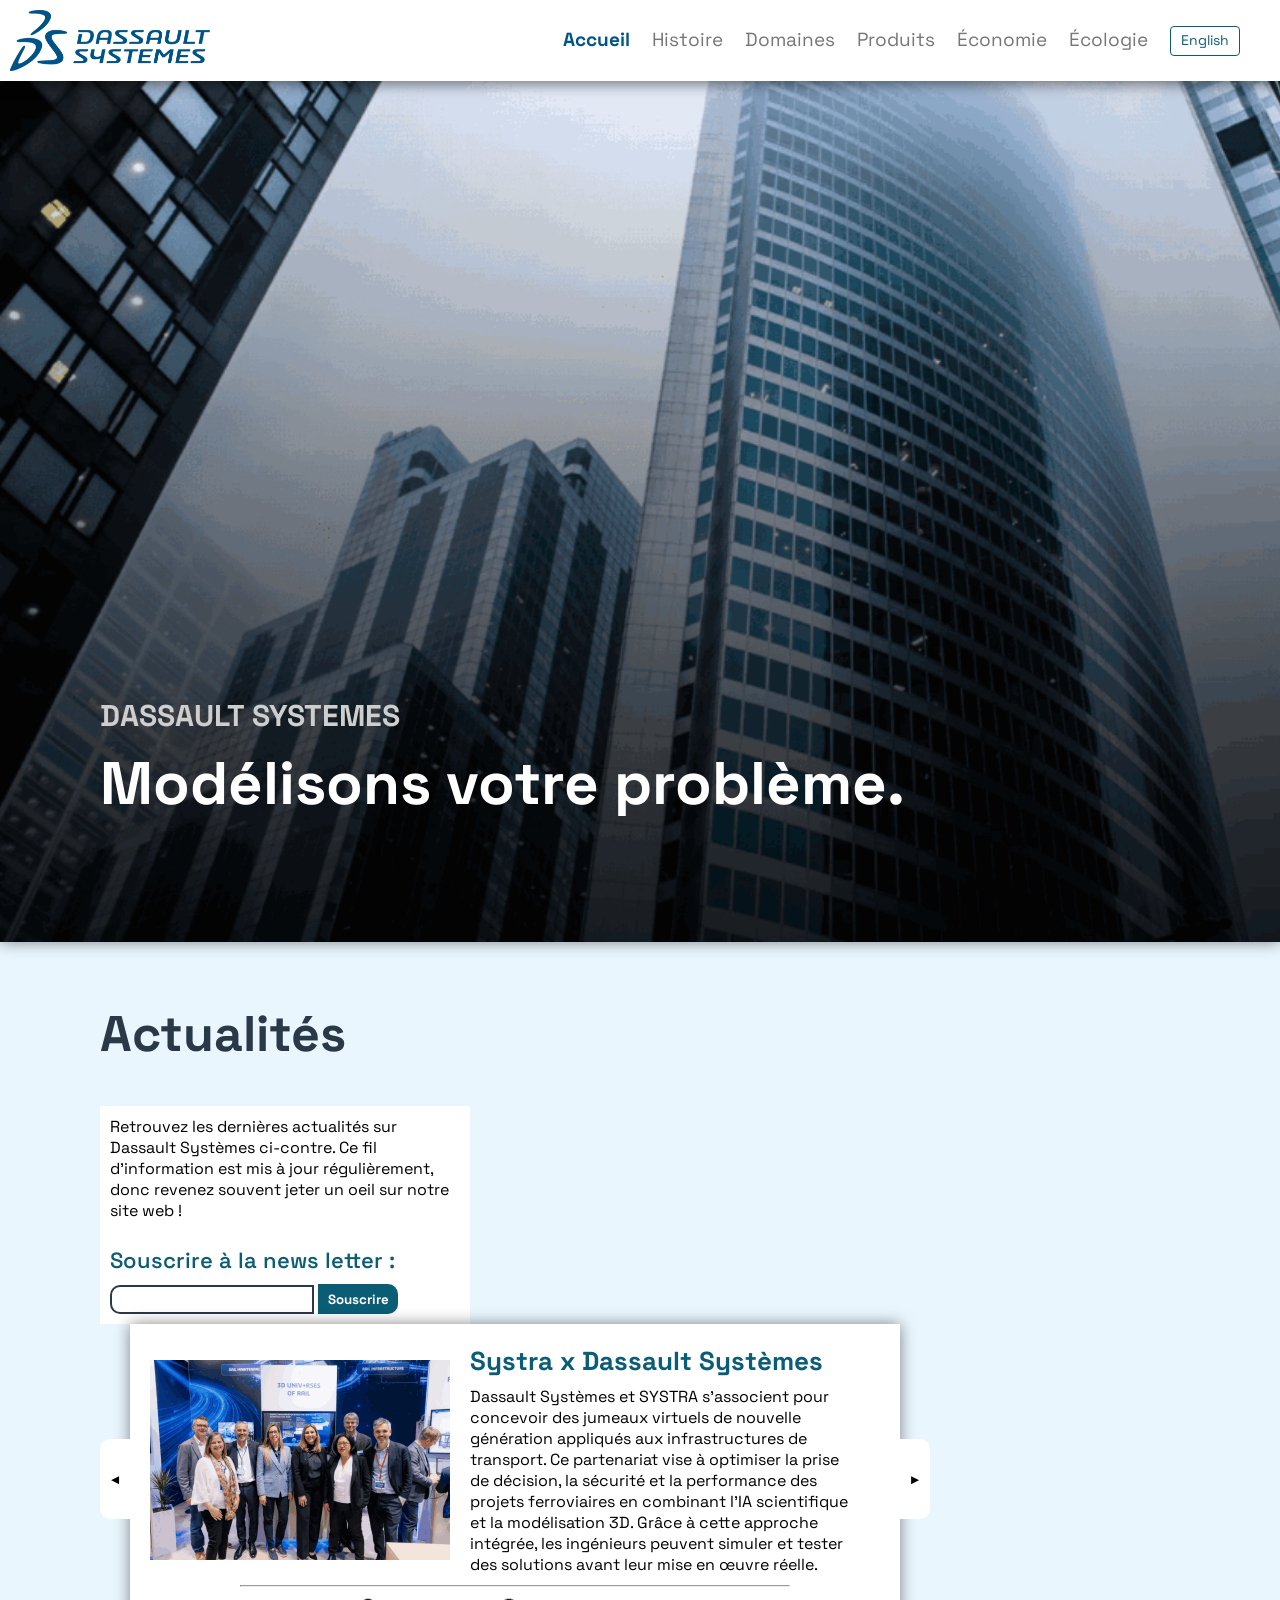
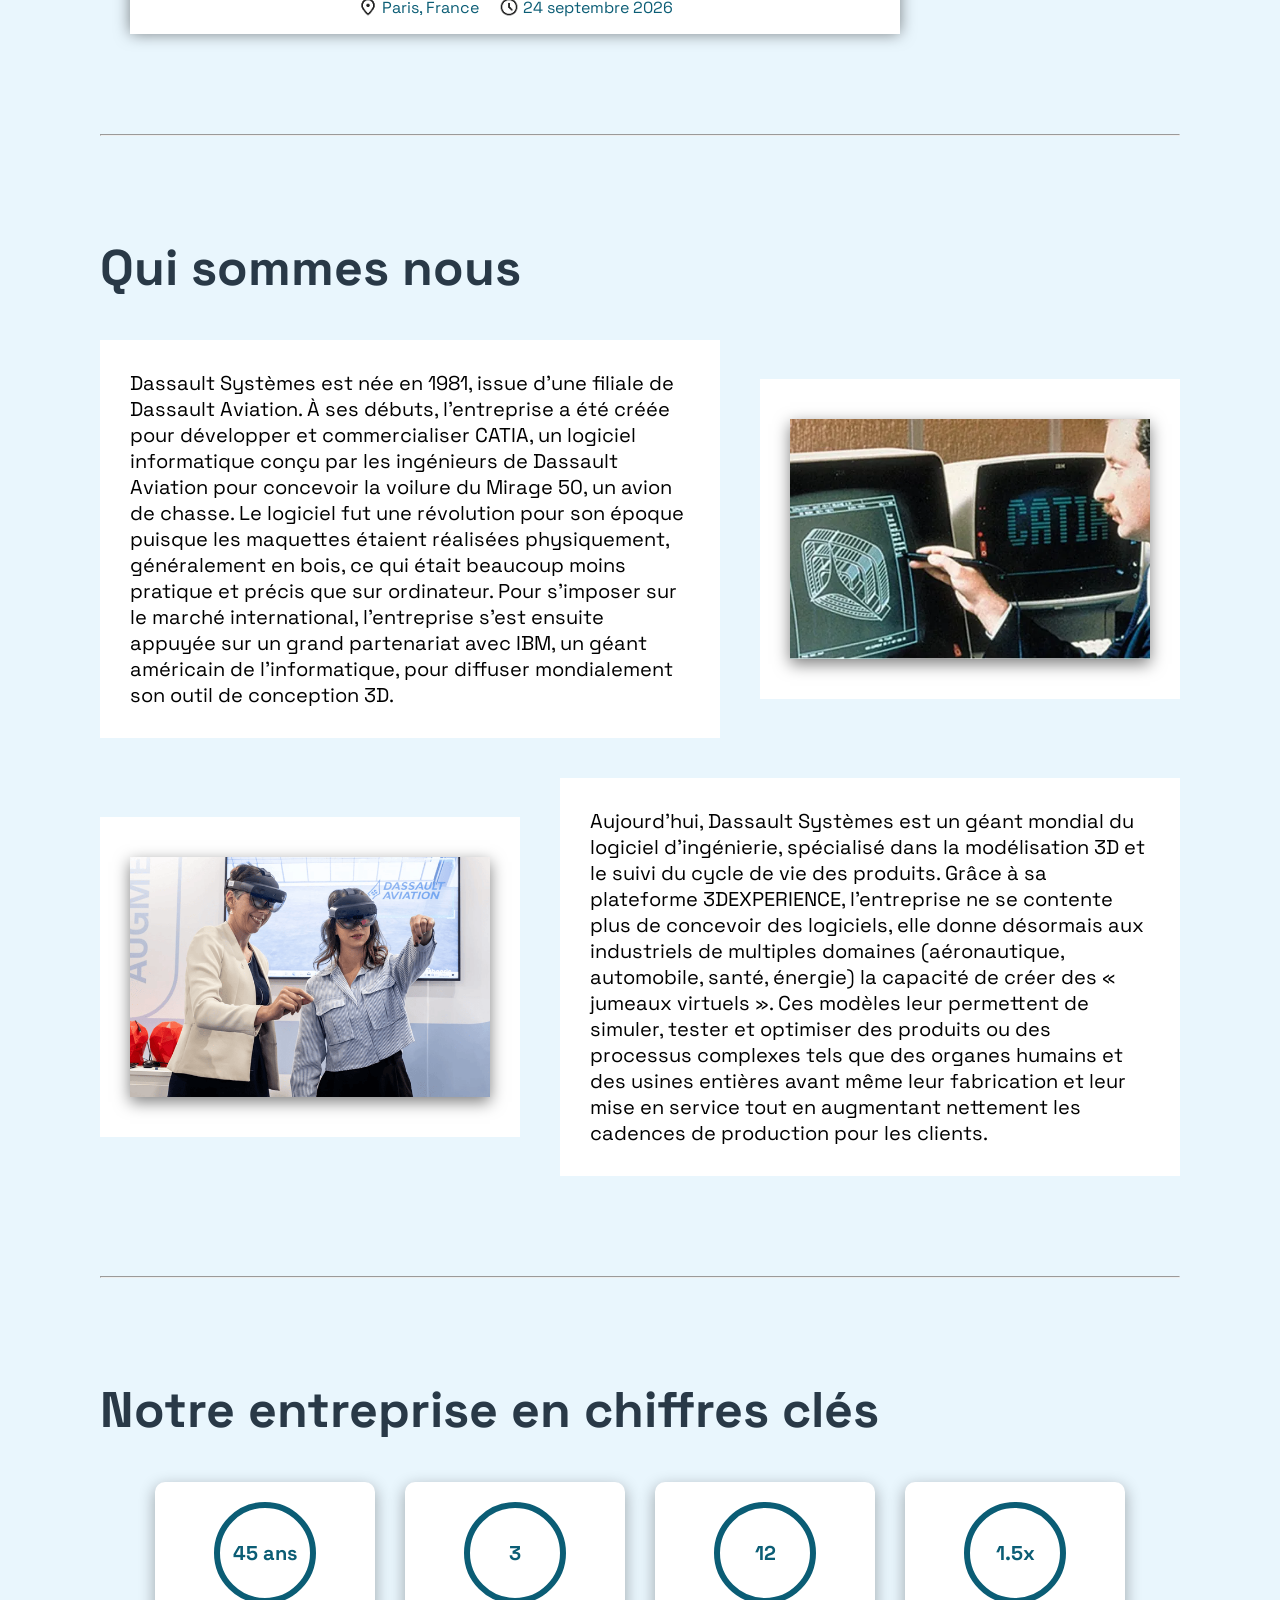
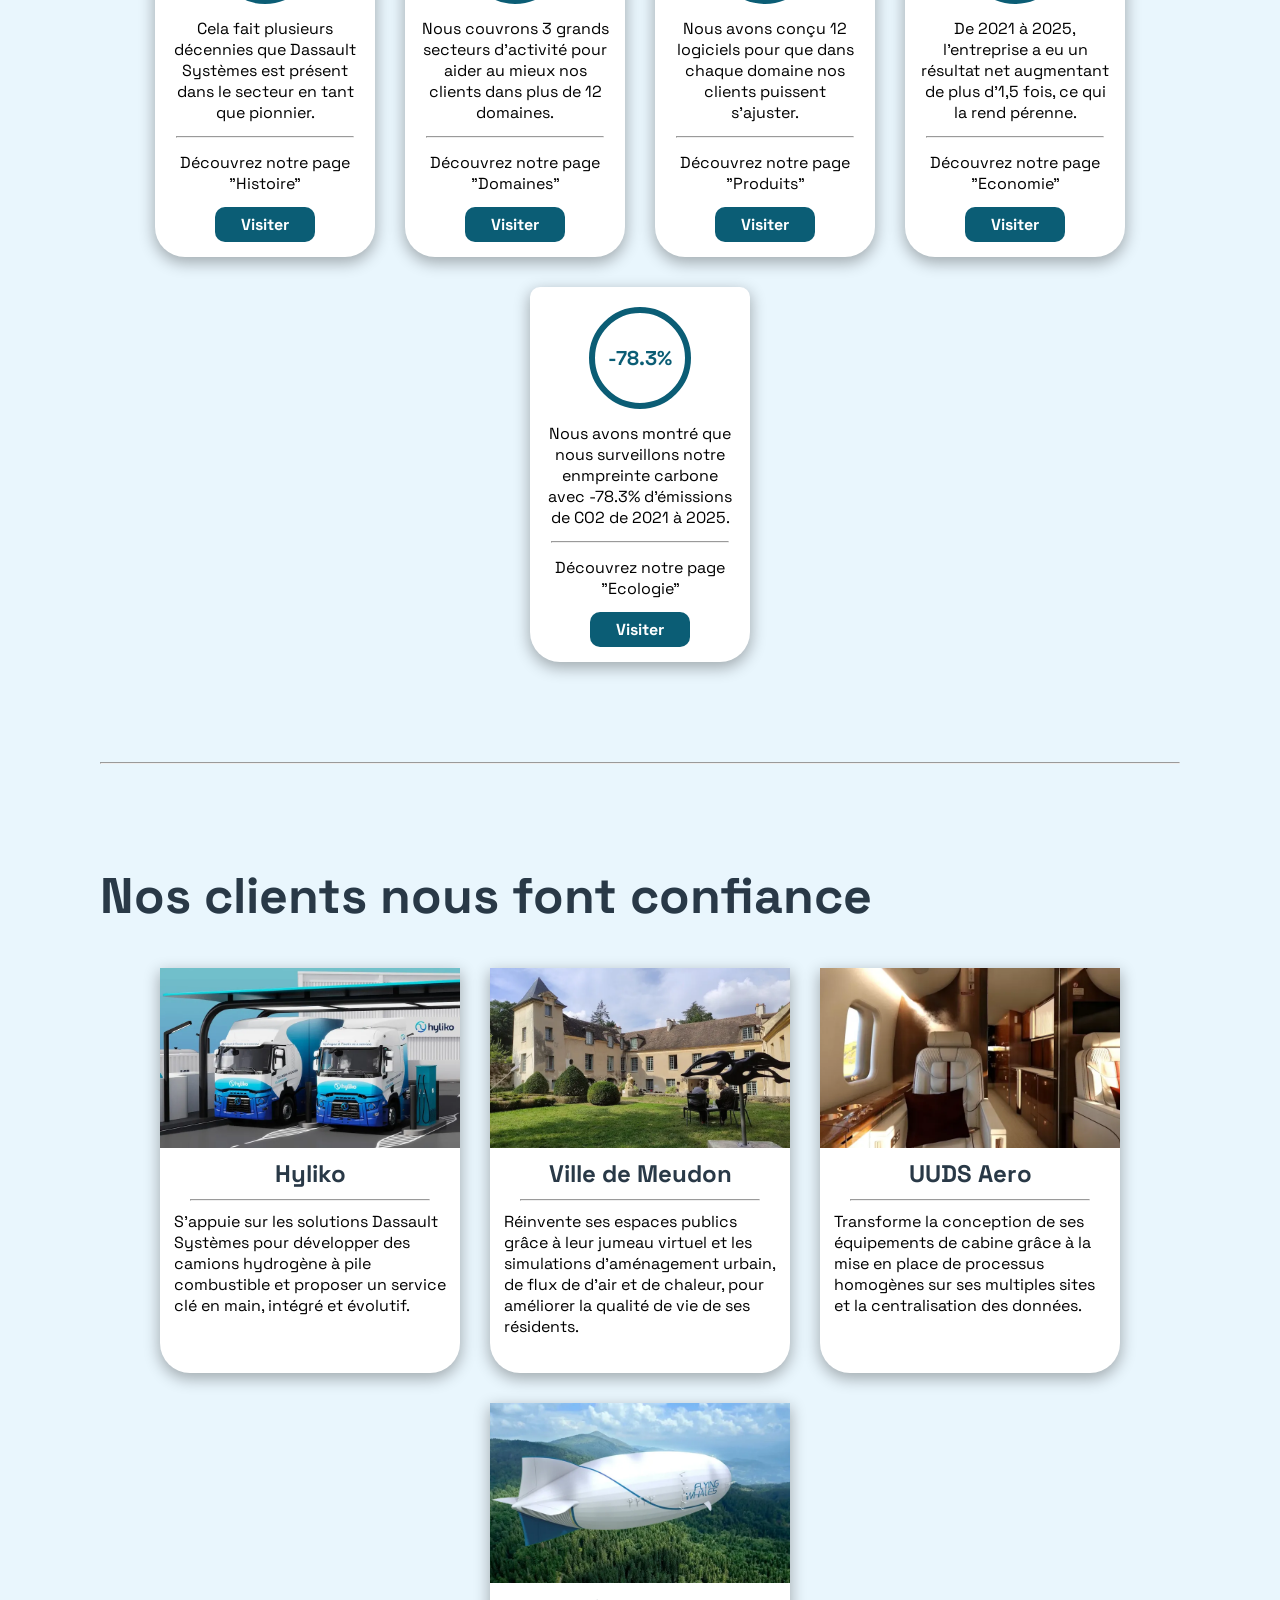
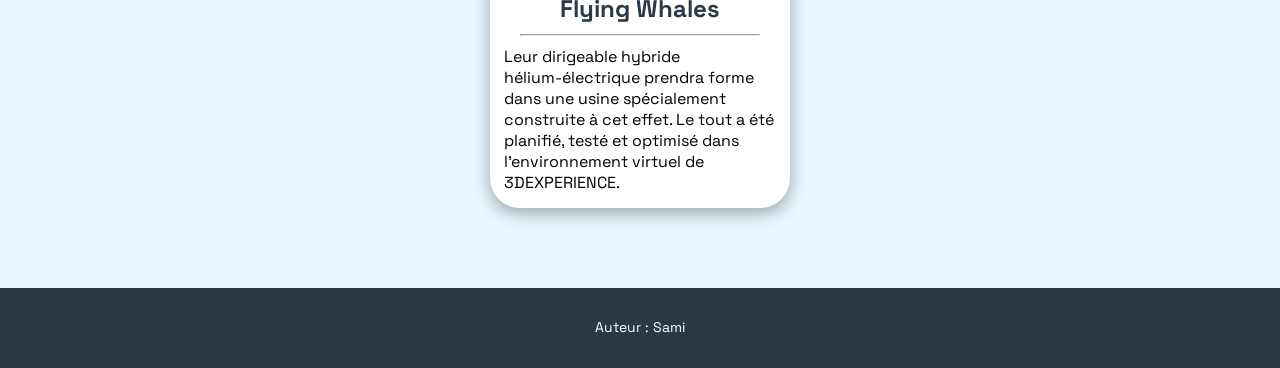
<file: index.html>
<!DOCTYPE html>
<html lang="fr">

<head>
    <meta charset="UTF-8">
    <meta name="viewport" content="width=device-width, initial-scale=1.0">
    <link href="css/accueil.css" rel="stylesheet">
    <link rel="stylesheet" href="css/commun.css">
    <script src="js/traduction.js" defer></script>
    <link href="images/favicon.ico" rel="icon">
    <title>Accueil - Dassault Systèmes</title>
</head>

<body>

    <nav class="navbar">
        <img src="images/logo.png" class="logo" alt="Logo Dassault Systèmes">
        <div class="nav-links">
            <ul class="nav-links-list">
                <li><a class="navlink" href="index.html">Accueil</a></li>
                <li><a class="navlink" href="histoire.html">Histoire</a></li>
                <li><a class="navlink" href="domaines.html">Domaines</a></li>
                <li><a class="navlink" href="produits.html">Produits</a></li>
                <li><a class="navlink" href="economie.html">Économie</a></li>
                <li><a class="navlink" href="ecologie.html">Écologie</a></li>
            </ul>
        </div>
    </nav>

    <br>
    <br>

    <div class="div-bienvenue">
        <div class="accueil-texte">
            <h3 class="accueil-nom">DASSAULT SYSTEMES</h3>
            <h1 class="accueil-slogan">Modélisons votre problème.</h1>
        </div>
    </div>

    <section class="section-news">
        <div>
            <h2>Actualités</h2>
            <div class="block-blanc">
            <p class="infos-section-news">Retrouvez les dernières actualités sur Dassault Systèmes ci-contre. Ce fil
                d'information est mis à jour
                régulièrement, donc revenez souvent jeter un oeil sur notre site web !</p>
            <h2 class="news-h2">Souscrire à la news letter :</h2>
            <form>
                <input type="text">
                <button>Souscrire</button>
            </form>
            </div>
        </div>
        <div class="caroussel-news">
            <button class="button-news-gauche">◄</button>
            <div class="news-div">
                <ul>
                    <li class="news-active">
                        <div class="news-block-haut">
                            <img src="images/accueil/news1.png" alt="">
                            <div class="news-text">
                                <h2>Systra x Dassault Systèmes</h2>
                                <p>Dassault Systèmes et SYSTRA s'associent pour concevoir des jumeaux virtuels de
                                    nouvelle
                                    génération appliqués aux infrastructures de transport. Ce partenariat vise à
                                    optimiser
                                    la prise de décision, la sécurité et la performance des projets ferroviaires en
                                    combinant l'IA scientifique et la modélisation 3D. Grâce à cette approche intégrée,
                                    les
                                    ingénieurs peuvent simuler et tester des solutions avant leur mise en œuvre réelle.</p>
                            </div>
                        </div>
                        <hr>
                        <div class="news-date">
                            <div>
                                <img src="images/accueil/localisation.png" alt="">
                                <p>Paris, France</p>
                            </div>
                            <div>
                                <img src="images/accueil/time.png" alt="">
                                <p>24 septembre 2026</p>
                            </div>
                        </div>
                    </li>
                    <li>
                        <div class="news-block-haut">
                            <img src="images/accueil/centric-ai.png" alt="">
                            <div class="news-text">
                                <h2>Lancement de Centric AI</h2>
                                <p>Centric Software présente sa nouvelle plateforme d'IA conçue pour automatiser et
                                    optimiser chaque étape du cycle de vie des produits. En connectant les données et
                                    les processus de travail, cette solution réduit considérablement les tâches
                                    manuelles et accélère la prise de décision commerciale. Elle permet ainsi aux
                                    entreprises d'améliorer leurs marges, leur réactivité et leur croissance globale.
                                </p>
                            </div>
                        </div>
                        <hr>
                        <div class="news-date">
                            <div>
                                <img src="images/accueil/localisation.png" alt="">
                                <p>Campbell, Etats-Unis</p>
                            </div>
                            <div>
                                <img src="images/accueil/time.png" alt="">
                                <p>10 septembre 2026</p>
                            </div>
                        </div>
                    </li>
                    <li>
                        <div class="news-block-haut">
                            <img src="images/accueil/sbt.png" alt="">
                            <div class="news-text">
                                <h2>Cap Net-Zero 2050</h2>
                                <p>Dassault Systèmes franchit une nouvelle étape environnementale avec des objectifs de
                                    réduction d'émissions de gaz à effet de serre validés par l'initiative SBTi pour
                                    2050. L'entreprise entend décarboner l'ensemble de sa chaîne de valeur et
                                    accompagner la transition durable de ses clients grâce aux jumeaux virtuels. Cet
                                    engagement fait suite au succès anticipé de ses premiers jalons climatiques
                                    initialement prévus pour 2027.
                                </p>
                            </div>
                        </div>
                        <hr>
                        <div class="news-date">
                            <div>
                                <img src="images/accueil/localisation.png" alt="">
                                <p>Velizy-Villacoublay, France</p>
                            </div>
                            <div>
                                <img src="images/accueil/time.png" alt="">
                                <p>July 23, 2026</p>
                            </div>
                        </div>
                    </li>
                    <li>
                        <div class="news-block-haut">
                            <img src="images/accueil/arisglobal.png" alt="">
                            <div class="news-text">
                                <h2>Rachat de ArisGlobal</h2>
                                <p>Dassault Systèmes acquiert désormais ArisGlobal pour deux milliards de dollars dans le but de créer
                                    une plateforme d'IA unifiée dédiée aux sciences de la vie. Ce rapprochement combine
                                    la modélisation virtuelle et la gestion de données de santé réelles pour accélérer
                                    le développement de thérapies sécurisées. La finalisation de cette transaction en
                                    cash est prévue pour le second semestre 2026.
                                </p>
                            </div>
                        </div>
                        <hr>
                        <div class="news-date">
                            <div>
                                <img src="images/accueil/localisation.png" alt="">
                                <p>Velizy-Villacoublay, France</p>
                            </div>
                            <div>
                                <img src="images/accueil/time.png" alt="">
                                <p>July 23, 2026</p>
                            </div>
                        </div>
                    </li>
                </ul>
            </div>
            <button class="button-news-droite">►</button>
        </div>
    </section>

    <script>
        const slides = document.querySelectorAll('.news-div ul li');
        const btnGauche = document.querySelector('.button-news-gauche');
        const btnDroite = document.querySelector('.button-news-droite');
        let indexCourant = 0;

        function afficherSlide(index) {
            slides[indexCourant].classList.remove('news-active');
            if (index >= slides.length) { indexCourant = 0; }
            else if (index < 0) { indexCourant = slides.length - 1; }
            else { indexCourant = index; }
            slides[indexCourant].classList.add('news-active');
        }
        btnDroite.addEventListener('click', () => {
            afficherSlide(indexCourant + 1);
        });
        btnGauche.addEventListener('click', () => {
            afficherSlide(indexCourant - 1);
        });
    </script>

    <hr>

    <section class="section-qui">
        <h2>Qui sommes nous</h2>
        <div class="section-qui-row">
            <div class="block-blanc text-block">
                <p>Dassault Systèmes est née en 1981, issue d'une filiale de Dassault Aviation. À ses débuts, l'entreprise a
                    été créée pour développer et commercialiser CATIA, un logiciel informatique conçu par les ingénieurs de
                    Dassault Aviation pour concevoir la voilure du Mirage 50, un avion de chasse. Le logiciel fut une
                    révolution pour son époque puisque les maquettes étaient réalisées physiquement, généralement en bois,
                    ce qui était beaucoup moins pratique et précis que sur ordinateur. Pour s’imposer sur le marché
                    international, l'entreprise s'est ensuite appuyée sur un grand partenariat avec IBM, un géant américain
                    de l'informatique, pour diffuser mondialement son outil de conception 3D.</p>
            </div>
            <div class="block-blanc image-block">
                <img src="images/accueil/presentation1.png" alt="Les débuts de Dassault Systèmes avec CATIA">
            </div>
        </div>
        <div class="section-qui-row">
            <div class="block-blanc image-block">
                <img src="images/accueil/presentation2.png" alt="">
            </div>
            <div class="block-blanc text-block">
                <p>Aujourd'hui, Dassault Systèmes est un géant mondial du logiciel d'ingénierie, spécialisé dans la
                    modélisation 3D et le suivi du cycle de vie des produits. Grâce à sa plateforme 3DEXPERIENCE,
                    l’entreprise ne se contente plus de concevoir des logiciels, elle donne désormais aux industriels de
                    multiples domaines (aéronautique, automobile, santé, énergie) la capacité de créer des « jumeaux
                    virtuels ». Ces modèles leur permettent de simuler, tester et optimiser des produits ou des processus
                    complexes tels que des organes humains et des usines entières avant même leur fabrication et leur mise
                    en service tout en augmentant nettement les cadences de production pour les clients.</p>
            </div>
        </div>
    </section>

    <hr class="sections-ligne">

    <section class="section-chiffres">
        <h2>Notre entreprise en chiffres clés</h2>
        <ul class="chiffres-container">
            <li>
                <div class="chiffre-card">
                    <div class="cercle-chiffres">
                        <p>45 ans</p>
                    </div>
                    <p class="chiffre-texte">Cela fait plusieurs décennies que Dassault Systèmes est présent dans le secteur en tant que pionnier.</p>
                    <hr>
                    <p class="text-decouvrir">Découvrez notre page "Histoire"</p>
                    <a class="button-visiter" href="histoire.html">Visiter</a>
                </div>
            </li>
            <li>
                <div class="chiffre-card">
                    <div class="cercle-chiffres">
                        <p>3</p>
                    </div>
                    <p class="chiffre-texte">Nous couvrons 3 grands secteurs d'activité pour aider au mieux nos clients dans plus de 12 domaines.</p>
                    <hr>
                    <p class="text-decouvrir">Découvrez notre page "Domaines"</p>
                    <a class="button-visiter" href="domaines.html">Visiter</a>
                </div>
            </li>
            <li>
                <div class="chiffre-card">
                    <div class="cercle-chiffres">
                        <p>12</p>
                    </div>
                    <p class="chiffre-texte">Nous avons conçu 12 logiciels pour que dans chaque domaine nos clients puissent s'ajuster.</p>
                    <hr>
                    <p class="text-decouvrir">Découvrez notre page "Produits"</p>
                    <a class="button-visiter" href="produits.html">Visiter</a>
                </div>
            </li>
            <li>
                <div class="chiffre-card">
                    <div class="cercle-chiffres">
                        <p>1.5x</p>
                    </div>
                    <p class="chiffre-texte">De 2021 à 2025, l'entreprise a eu un résultat net augmentant de plus d'1,5 fois, ce qui la rend pérenne.</p>
                    <hr>
                    <p class="text-decouvrir">Découvrez notre page "Economie"</p>
                    <a class="button-visiter" href="economie.html">Visiter</a>
                </div>
            </li>
            <li>
                <div class="chiffre-card">
                    <div class="cercle-chiffres">
                        <p>-78.3%</p>
                    </div>
                    <p class="chiffre-texte">Nous avons montré que nous surveillons notre enmpreinte carbone avec -78.3% d'émissions de CO2 de 2021 à 2025.</p>
                    <hr>
                    <p class="text-decouvrir">Découvrez notre page "Ecologie"</p>
                    <a class="button-visiter" href="ecologie.html">Visiter</a>
                </div>
            </li>
        </ul>
    </section>

    <hr class="sections-ligne">

    <section class="section-clients">
        <h2>Nos clients nous font confiance</h2>
        <ul class="clients">
            <li>
                <div class="client1">
                    <img src="images/accueil/hyliko.png" alt="">
                    <h2>Hyliko</h2>
                    <hr>
                    <p>S'appuie sur les solutions Dassault Systèmes pour développer des camions hydrogène à pile
                        combustible et proposer un service clé en main, intégré et évolutif.</p>
                </div>
            </li>
            <li>
                <div class="client2">
                    <img src="images/accueil/meudon.png" alt="">
                    <h2>Ville de Meudon</h2>
                    <hr>
                    <p>Réinvente ses espaces publics grâce à leur jumeau virtuel et les simulations d’aménagement
                        urbain, de flux de d'air et de chaleur, pour améliorer la qualité de vie de ses résidents.</p>
                </div>
            </li>
            <li>
                <div class="client3">
                    <img src="images/accueil/uuds-aero.png" alt="">
                    <h2>UUDS Aero</h2>
                    <hr>
                    <p>Transforme la conception de ses équipements de cabine grâce à la mise en place de processus
                        homogènes sur ses multiples sites et la centralisation des données.</p>
                </div>
            </li>
            <li>
                <div class="client4">
                    <img src="images/accueil/flying-whales.png" alt="">
                    <h2>Flying Whales</h2>
                    <hr>
                    <p>Leur dirigeable hybride hélium-électrique prendra forme dans une usine spécialement construite à
                        cet effet. Le tout a été planifié, testé et optimisé dans l'environnement virtuel de
                        3DEXPERIENCE.
                    </p>
                </div>
            </li>
        </ul>
    </section>

    <footer>
        <p class="auteur">Auteur : Sami</p>
    </footer>

</body>

</html>
</file>
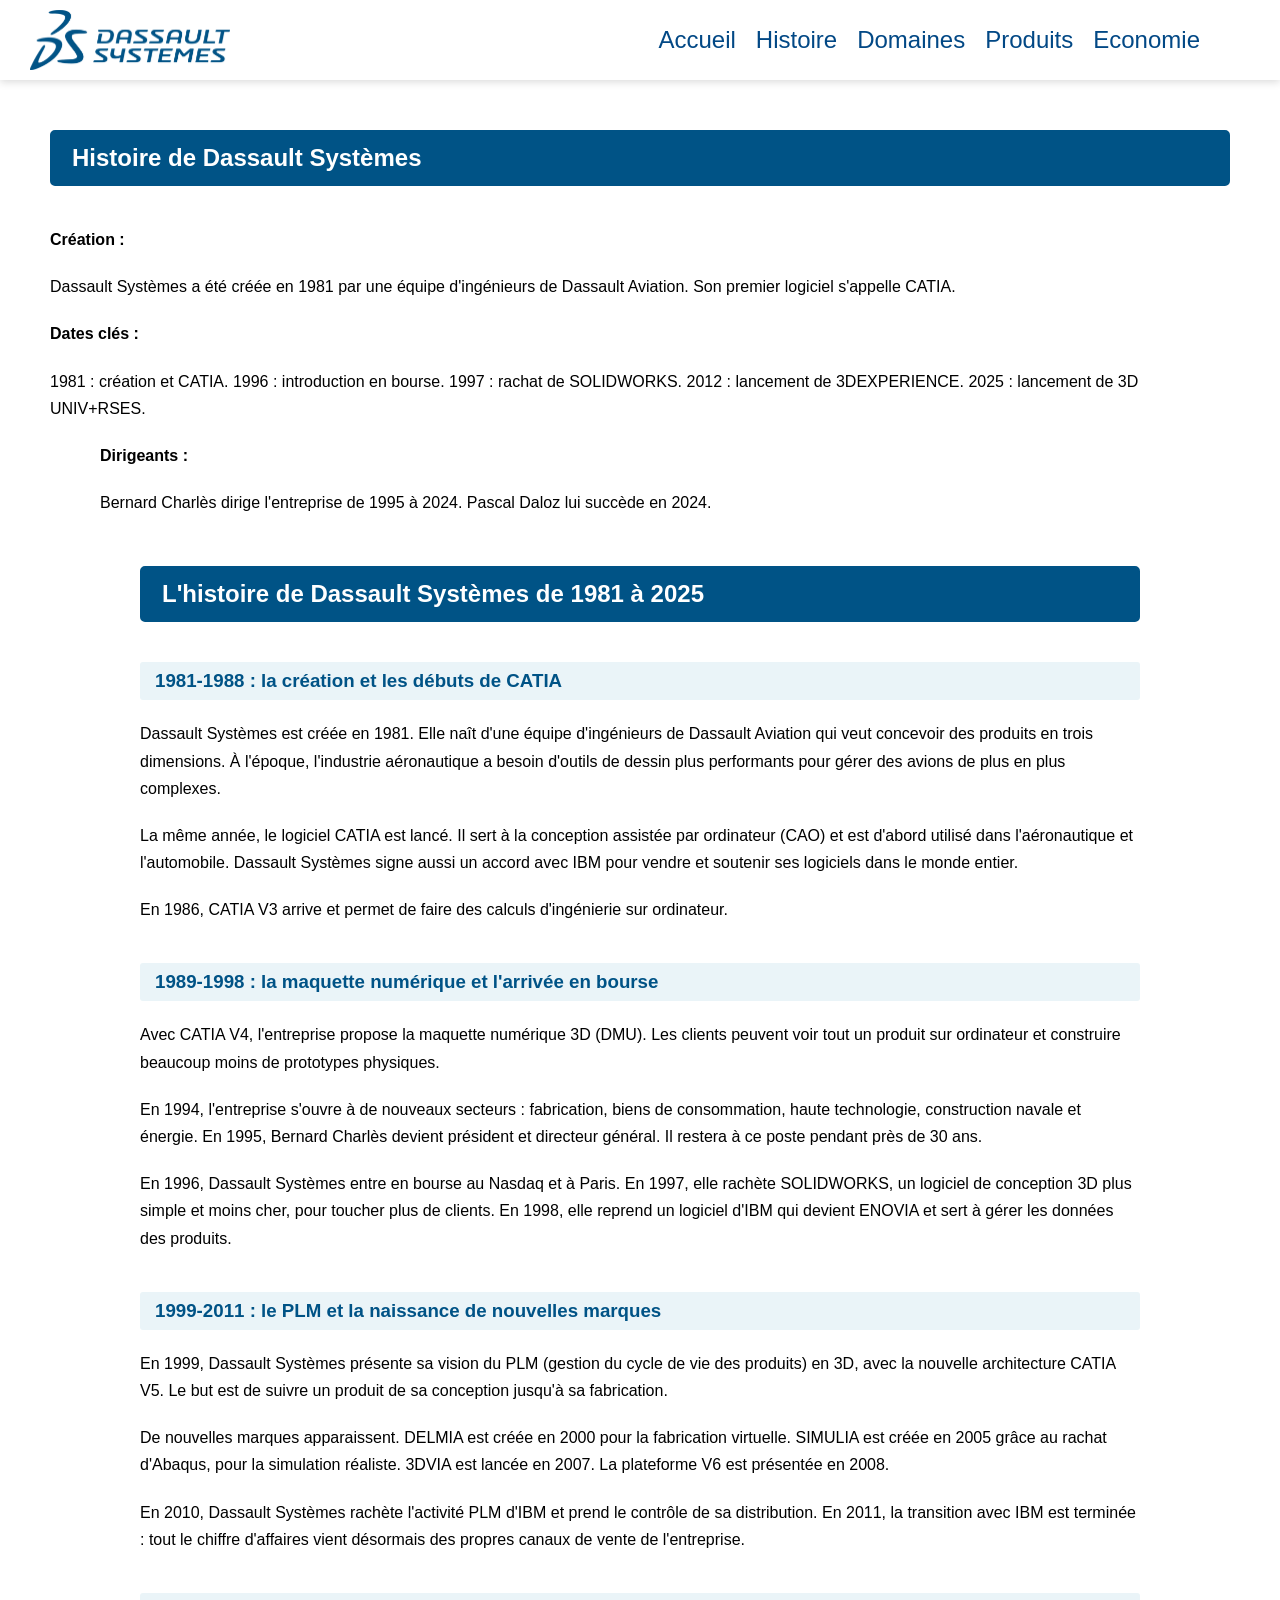
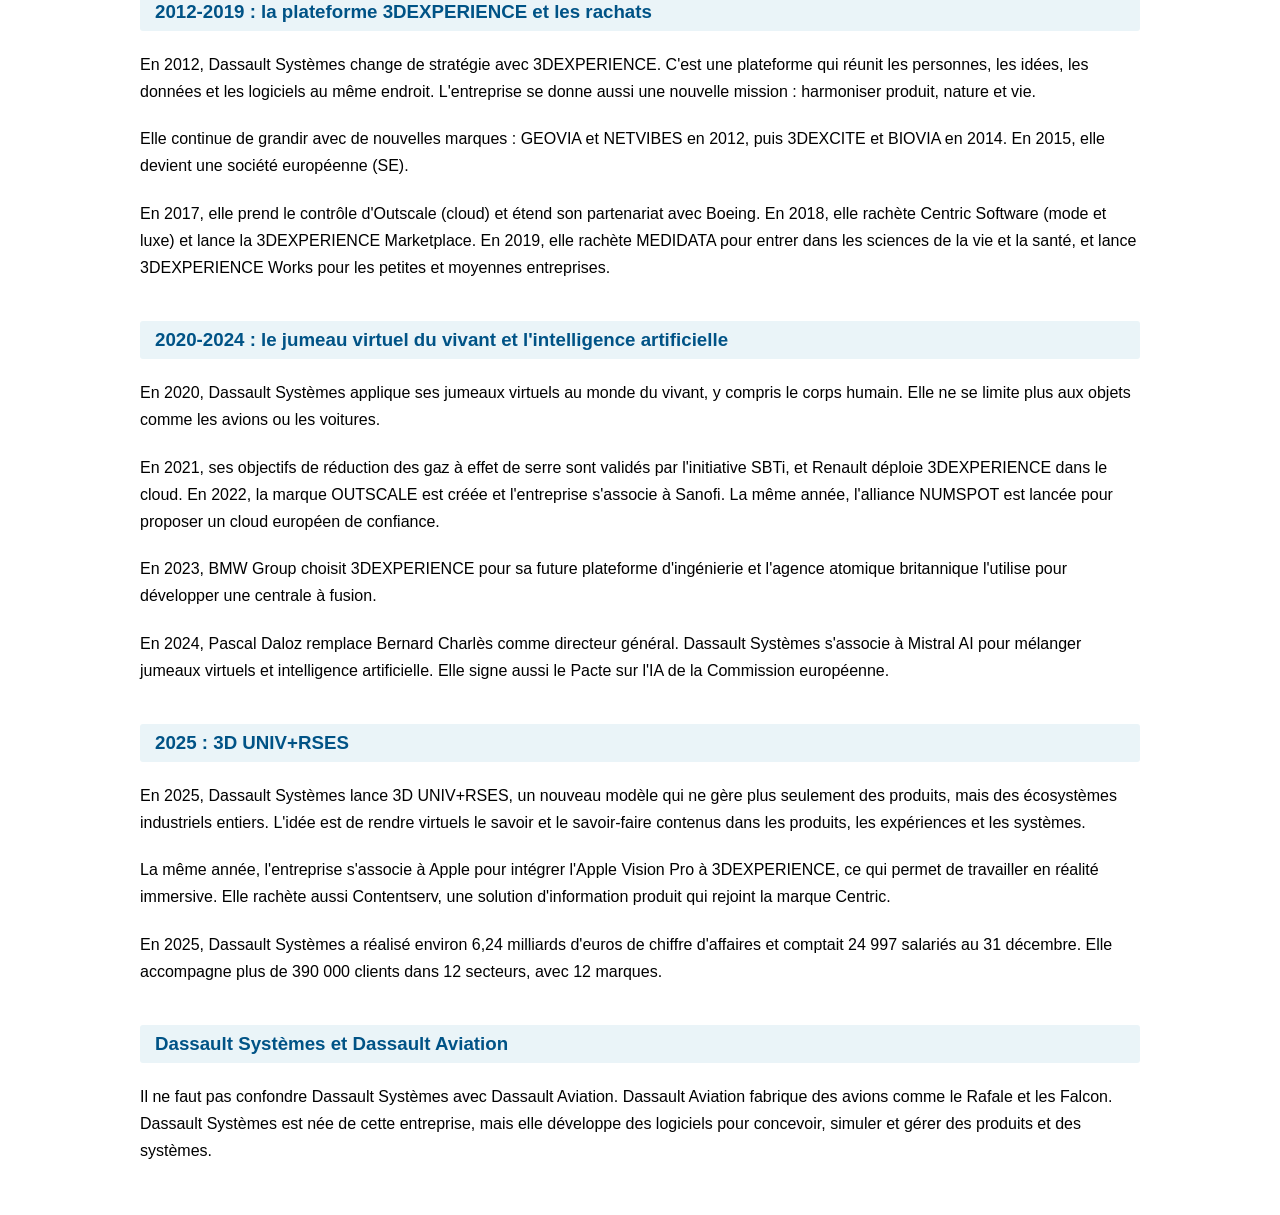
<file: mise-en-page/index.html>
<!DOCTYPE html>
<html lang="fr">

<head>
    <meta charset="UTF-8">
    <title>Histoire de Dassault Systèmes</title>

    <link rel="stylesheet" href="styles.css">
    <link href="favicon.png" rel="icon">
</head>

<body>

    <nav class="navbar">

        <img src="logo.png" class="logo">

        <div class="nav-links">

            <ul class="nav-links-list">

                <li>
                    <a class="navlink" href="index.html">Accueil</a>
                </li>

                <li>
                    <a class="navlink" href="histoire.html">Histoire</a>
                </li>

                <li>
                    <a class="navlink" href="domaines.html">Domaines</a>
                </li>

                <li>
                    <a class="navlink" href="produits.html">Produits</a>
                </li>

                <li>
                    <a class="navlink" href="economie.html">Economie</a>
                </li>

            </ul>

        </div>

    </nav>


    <div class="titre">

        <h2>Histoire de Dassault Systèmes</h2>

    </div>


    <div class="colonne">

        <p>
            <strong>Création :</strong>
        </p>

    </div>


    <div class="texte">

        <p>
            Dassault Systèmes a été créée en 1981
            par une équipe d'ingénieurs de Dassault Aviation.
            Son premier logiciel s'appelle CATIA.
        </p>

    </div>


    <div class="colonne">

        <p>
            <strong>Dates clés :</strong>
        </p>

    </div>


    <div class="texte">

        <p>
            1981 : création et CATIA.
            1996 : introduction en bourse.
            1997 : rachat de SOLIDWORKS.
            2012 : lancement de 3DEXPERIENCE.
            2025 : lancement de 3D UNIV+RSES.
        </p>

    </div>


    <div class="colonne">

        <div class="image">

            <p>
                <strong>Dirigeants :</strong>
            </p>

        </div>

        <div class="texte">

            <p>
                Bernard Charlès dirige l'entreprise de 1995 à 2024.
                Pascal Daloz lui succède en 2024.
            </p>

        </div>

    </div>


    <div class="grand-texte">

        <h2>L'histoire de Dassault Systèmes de 1981 à 2025</h2>


        <h3>1981-1988 : la création et les débuts de CATIA</h3>

        <p>
            Dassault Systèmes est créée en 1981. Elle naît d'une équipe
            d'ingénieurs de Dassault Aviation qui veut concevoir des
            produits en trois dimensions. À l'époque, l'industrie
            aéronautique a besoin d'outils de dessin plus performants
            pour gérer des avions de plus en plus complexes.
        </p>

        <p>
            La même année, le logiciel CATIA est lancé. Il sert à la
            conception assistée par ordinateur (CAO) et est d'abord
            utilisé dans l'aéronautique et l'automobile. Dassault Systèmes
            signe aussi un accord avec IBM pour vendre et soutenir ses
            logiciels dans le monde entier.
        </p>

        <p>
            En 1986, CATIA V3 arrive et permet de faire des calculs
            d'ingénierie sur ordinateur.
        </p>


        <h3>1989-1998 : la maquette numérique et l'arrivée en bourse</h3>

        <p>
            Avec CATIA V4, l'entreprise propose la maquette numérique 3D
            (DMU). Les clients peuvent voir tout un produit sur ordinateur
            et construire beaucoup moins de prototypes physiques.
        </p>

        <p>
            En 1994, l'entreprise s'ouvre à de nouveaux secteurs :
            fabrication, biens de consommation, haute technologie,
            construction navale et énergie. En 1995, Bernard Charlès
            devient président et directeur général. Il restera à ce poste
            pendant près de 30 ans.
        </p>

        <p>
            En 1996, Dassault Systèmes entre en bourse au Nasdaq et à
            Paris. En 1997, elle rachète SOLIDWORKS, un logiciel de
            conception 3D plus simple et moins cher, pour toucher plus
            de clients. En 1998, elle reprend un logiciel d'IBM qui devient
            ENOVIA et sert à gérer les données des produits.
        </p>


        <h3>1999-2011 : le PLM et la naissance de nouvelles marques</h3>

        <p>
            En 1999, Dassault Systèmes présente sa vision du PLM
            (gestion du cycle de vie des produits) en 3D, avec la
            nouvelle architecture CATIA V5. Le but est de suivre un produit
            de sa conception jusqu'à sa fabrication.
        </p>

        <p>
            De nouvelles marques apparaissent. DELMIA est créée en 2000
            pour la fabrication virtuelle. SIMULIA est créée en 2005 grâce
            au rachat d'Abaqus, pour la simulation réaliste. 3DVIA est
            lancée en 2007. La plateforme V6 est présentée en 2008.
        </p>

        <p>
            En 2010, Dassault Systèmes rachète l'activité PLM d'IBM et
            prend le contrôle de sa distribution. En 2011, la transition
            avec IBM est terminée : tout le chiffre d'affaires vient
            désormais des propres canaux de vente de l'entreprise.
        </p>


        <h3>2012-2019 : la plateforme 3DEXPERIENCE et les rachats</h3>

        <p>
            En 2012, Dassault Systèmes change de stratégie avec
            3DEXPERIENCE. C'est une plateforme qui réunit les personnes,
            les idées, les données et les logiciels au même endroit.
            L'entreprise se donne aussi une nouvelle mission :
            harmoniser produit, nature et vie.
        </p>

        <p>
            Elle continue de grandir avec de nouvelles marques : GEOVIA
            et NETVIBES en 2012, puis 3DEXCITE et BIOVIA en 2014.
            En 2015, elle devient une société européenne (SE).
        </p>

        <p>
            En 2017, elle prend le contrôle d'Outscale (cloud) et étend
            son partenariat avec Boeing. En 2018, elle rachète Centric
            Software (mode et luxe) et lance la 3DEXPERIENCE Marketplace.
            En 2019, elle rachète MEDIDATA pour entrer dans les sciences
            de la vie et la santé, et lance 3DEXPERIENCE Works pour les
            petites et moyennes entreprises.
        </p>


        <h3>2020-2024 : le jumeau virtuel du vivant et l'intelligence artificielle</h3>

        <p>
            En 2020, Dassault Systèmes applique ses jumeaux virtuels
            au monde du vivant, y compris le corps humain. Elle ne
            se limite plus aux objets comme les avions ou les voitures.
        </p>

        <p>
            En 2021, ses objectifs de réduction des gaz à effet de serre
            sont validés par l'initiative SBTi, et Renault déploie
            3DEXPERIENCE dans le cloud. En 2022, la marque OUTSCALE est
            créée et l'entreprise s'associe à Sanofi. La même année,
            l'alliance NUMSPOT est lancée pour proposer un cloud européen
            de confiance.
        </p>

        <p>
            En 2023, BMW Group choisit 3DEXPERIENCE pour sa future
            plateforme d'ingénierie et l'agence atomique britannique
            l'utilise pour développer une centrale à fusion.
        </p>

        <p>
            En 2024, Pascal Daloz remplace Bernard Charlès comme
            directeur général. Dassault Systèmes s'associe à Mistral AI
            pour mélanger jumeaux virtuels et intelligence artificielle.
            Elle signe aussi le Pacte sur l'IA de la Commission européenne.
        </p>


        <h3>2025 : 3D UNIV+RSES</h3>

        <p>
            En 2025, Dassault Systèmes lance 3D UNIV+RSES, un nouveau
            modèle qui ne gère plus seulement des produits, mais
            des écosystèmes industriels entiers. L'idée est de rendre
            virtuels le savoir et le savoir-faire contenus dans les
            produits, les expériences et les systèmes.
        </p>

        <p>
            La même année, l'entreprise s'associe à Apple pour intégrer
            l'Apple Vision Pro à 3DEXPERIENCE, ce qui permet de travailler
            en réalité immersive. Elle rachète aussi Contentserv, une
            solution d'information produit qui rejoint la marque Centric.
        </p>

        <p>
            En 2025, Dassault Systèmes a réalisé environ 6,24 milliards
            d'euros de chiffre d'affaires et comptait 24 997 salariés
            au 31 décembre. Elle accompagne plus de 390 000 clients dans
            12 secteurs, avec 12 marques.
        </p>


        <h3>Dassault Systèmes et Dassault Aviation</h3>

        <p>
            Il ne faut pas confondre Dassault Systèmes avec
            Dassault Aviation. Dassault Aviation fabrique des avions
            comme le Rafale et les Falcon. Dassault Systèmes est née
            de cette entreprise, mais elle développe des logiciels pour
            concevoir, simuler et gérer des produits et des systèmes.
        </p>

    </div>

</body>

</html>
</file>
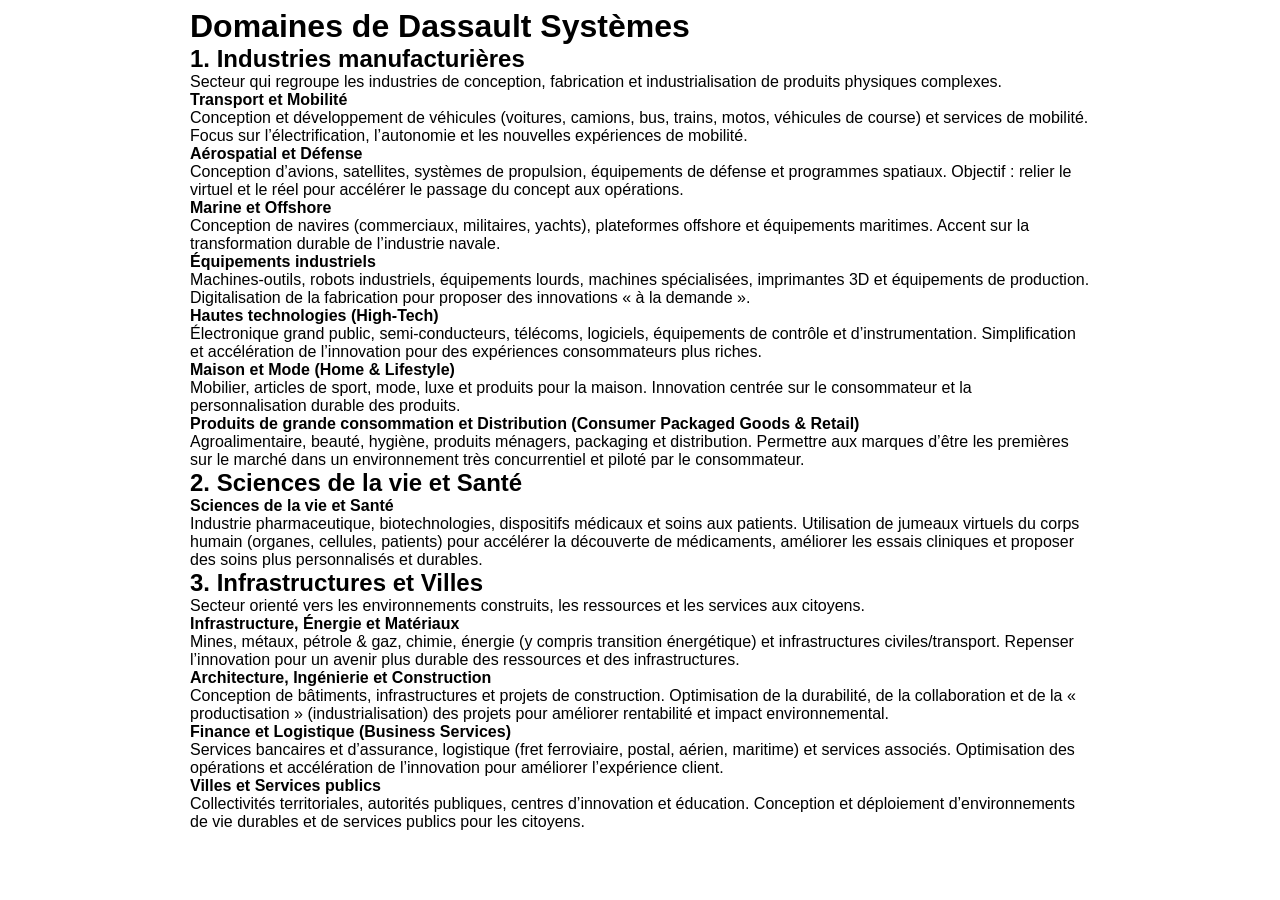
<file: domains_dassault.html>
<!DOCTYPE html>
<html lang="fr">
<head>
<meta charset="UTF-8">
<title>Domaines Dassault Systèmes</title>

<link href="domaine_dassault.css" rel="stylesheet"> 
<link href="favicon.ico" rel="icon">

	
<h1>Domaines de Dassault Systèmes</h1>

<h2>1. Industries manufacturières</h2>
<p>Secteur qui regroupe les industries de conception, fabrication et industrialisation de produits physiques complexes.</p>

<ul>
<li><strong>Transport et Mobilité</strong><br>
Conception et développement de véhicules (voitures, camions, bus, trains, motos, véhicules de course) et services de mobilité. Focus sur l’électrification, l’autonomie et les nouvelles expériences de mobilité.</li>

<li><strong>Aérospatial et Défense</strong><br>
Conception d’avions, satellites, systèmes de propulsion, équipements de défense et programmes spatiaux. Objectif : relier le virtuel et le réel pour accélérer le passage du concept aux opérations.</li>

<li><strong>Marine et Offshore</strong><br>
Conception de navires (commerciaux, militaires, yachts), plateformes offshore et équipements maritimes. Accent sur la transformation durable de l’industrie navale.</li>

<li><strong>Équipements industriels</strong><br>
Machines-outils, robots industriels, équipements lourds, machines spécialisées, imprimantes 3D et équipements de production. Digitalisation de la fabrication pour proposer des innovations « à la demande ».</li>

<li><strong>Hautes technologies (High-Tech)</strong><br>
Électronique grand public, semi-conducteurs, télécoms, logiciels, équipements de contrôle et d’instrumentation. Simplification et accélération de l’innovation pour des expériences consommateurs plus riches.</li>

<li><strong>Maison et Mode (Home & Lifestyle)</strong><br>
Mobilier, articles de sport, mode, luxe et produits pour la maison. Innovation centrée sur le consommateur et la personnalisation durable des produits.</li>

<li><strong>Produits de grande consommation et Distribution (Consumer Packaged Goods & Retail)</strong><br>
Agroalimentaire, beauté, hygiène, produits ménagers, packaging et distribution. Permettre aux marques d’être les premières sur le marché dans un environnement très concurrentiel et piloté par le consommateur.</li>
</ul>

<h2>2. Sciences de la vie et Santé</h2>

<ul>
<li><strong>Sciences de la vie et Santé</strong><br>
Industrie pharmaceutique, biotechnologies, dispositifs médicaux et soins aux patients. Utilisation de jumeaux virtuels du corps humain (organes, cellules, patients) pour accélérer la découverte de médicaments, améliorer les essais cliniques et proposer des soins plus personnalisés et durables.</li>
</ul>

<h2>3. Infrastructures et Villes</h2>
<p>Secteur orienté vers les environnements construits, les ressources et les services aux citoyens.</p>

<ul>
<li><strong>Infrastructure, Énergie et Matériaux</strong><br>
Mines, métaux, pétrole & gaz, chimie, énergie (y compris transition énergétique) et infrastructures civiles/transport. Repenser l’innovation pour un avenir plus durable des ressources et des infrastructures.</li>

<li><strong>Architecture, Ingénierie et Construction</strong><br>
Conception de bâtiments, infrastructures et projets de construction. Optimisation de la durabilité, de la collaboration et de la « productisation » (industrialisation) des projets pour améliorer rentabilité et impact environnemental.</li>

<li><strong>Finance et Logistique (Business Services)</strong><br>
Services bancaires et d’assurance, logistique (fret ferroviaire, postal, aérien, maritime) et services associés. Optimisation des opérations et accélération de l’innovation pour améliorer l’expérience client.</li>

<li><strong>Villes et Services publics</strong><br>
Collectivités territoriales, autorités publiques, centres d’innovation et éducation. Conception et déploiement d’environnements de vie durables et de services publics pour les citoyens.</li>
</ul>

</body>
</html>
</file>
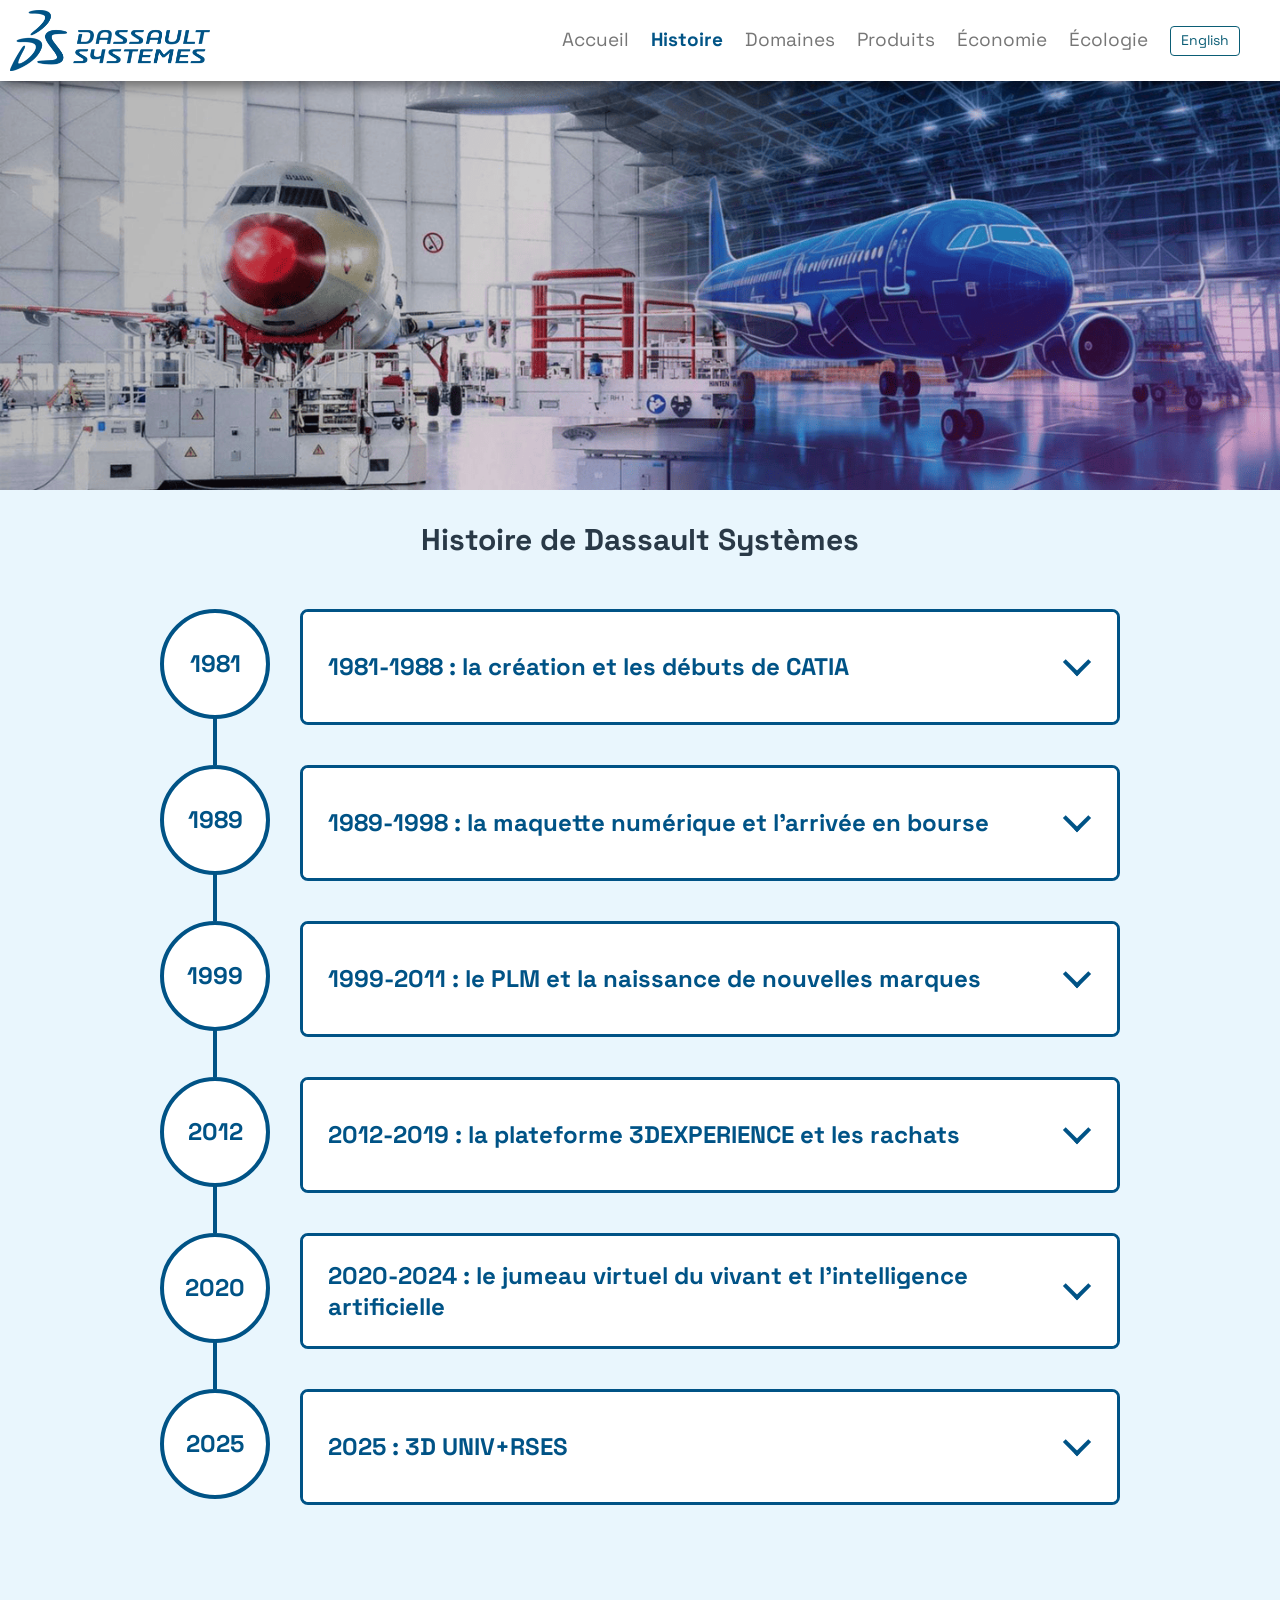
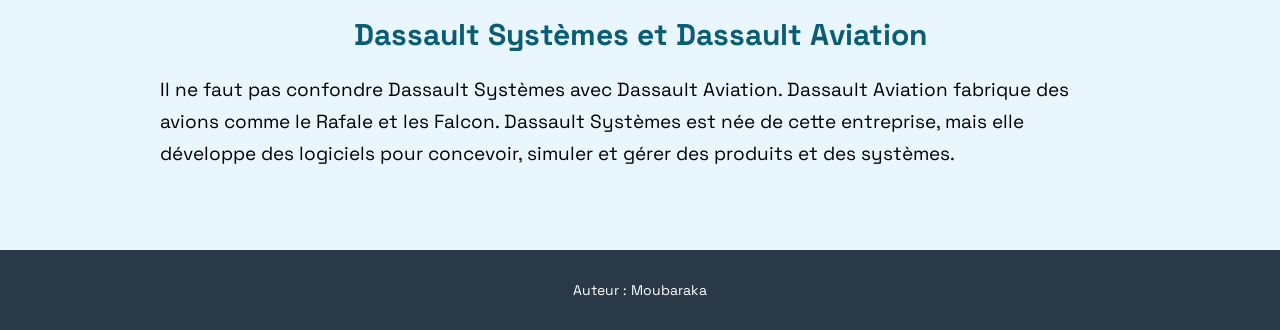
<file: histoire.html>
<!DOCTYPE html>
<html lang="fr">

<head>
    <meta charset="UTF-8">
    <meta name="viewport" content="width=device-width, initial-scale=1.0">
    <title>Histoire - Dassault Systèmes</title>
    
    <link rel="stylesheet" href="css/histoire.css">
    <link rel="stylesheet" href="css/commun.css">
    <script src="js/traduction.js" defer></script>
    <link href="images/favicon.ico" rel="icon">
</head>

<body>

    <nav class="navbar">

        <img src="images/logo.png" class="logo" alt="Logo Dassault Systèmes">
       
        <div class="nav-links">

            <ul class="nav-links-list">

                <li>
                    <a class="navlink" href="index.html">Accueil</a>
                </li>

                <li>
                    <a class="navlink actif" href="histoire.html">Histoire</a>
                </li>

                <li>
                    <a class="navlink" href="domaines.html">Domaines</a>
                </li>

                <li>
                    <a class="navlink" href="produits.html">Produits</a>
                </li>

                <li>
                    <a class="navlink" href="economie.html">Économie</a>
                </li>
                 <li>
                    <a class="navlink" href="ecologie.html">Écologie</a>
                </li>

            </ul>

        </div>

    </nav>

    <img src="images/histoire/banniere.png" alt="Dassault systemes" class="banner-img">
    <div class="titre">

        <h2>Histoire de Dassault Systèmes</h2>

    </div>


    <section class="frise">

       
        <article class="etape">

            <span class="rond">1981</span>

            <details class="deplier">

                <summary>1981-1988 : la création et les débuts de CATIA</summary>

                <section class="contenu">

                    <section class="contenu-texte">

                        <p>
                            Dassault Systèmes est créée en 1981. Elle naît d'une équipe
                            d'ingénieurs de Dassault Aviation qui veut concevoir des
                            produits en trois dimensions. À l'époque, l'industrie
                            aéronautique a besoin d'outils de dessin plus performants
                            pour gérer des avions de plus en plus complexes.
                        </p>

                        <p>
                            La même année, le logiciel CATIA est lancé. Il sert à la
                            conception assistée par ordinateur (CAO) et est d'abord
                            utilisé dans l'aéronautique et l'automobile. Dassault Systèmes
                            signe aussi un accord avec IBM pour vendre et soutenir ses
                            logiciels dans le monde entier.
                        </p>

                        <p>
                            En 1986, CATIA V3 arrive et permet de faire des calculs
                            d'ingénierie sur ordinateur.
                        </p>

                        <p>
                            <strong>Et la maison mère à cette époque ?</strong>
                            En 1981, elle s'appelle encore Avions Marcel Dassault-Breguet
                            Aviation (elle ne prendra le nom de Dassault Aviation que plus
                            tard). Elle construit des avions de combat comme le Mirage 2000,
                            dont le premier vol a eu lieu en 1978. CATIA est née dans ses
                            bureaux d'études dès 1977, pour dessiner ces avions en 3D, avant
                            que Dassault Systèmes soit créée pour la proposer à d'autres
                            industriels. Marcel Dassault, le fondateur de l'entreprise, est
                            alors encore en vie : il meurt en 1986, l'année de CATIA V3.
                        </p>

                    </section>

                    <figure class="contenu-image">
                        <img src="images/histoire/image1.png" alt="Les débuts de CATIA" onerror="this.style.display='none'">
                    </figure>

                </section>

            </details>

        </article>


      
        <article class="etape">

            <span class="rond">1989</span>

            <details class="deplier">

                <summary>1989-1998 : la maquette numérique et l'arrivée en bourse</summary>

                <section class="contenu">

                    <section class="contenu-texte">

                        <p>
                            Avec CATIA V4, l'entreprise propose la maquette numérique 3D
                            (DMU). Les clients peuvent voir tout un produit sur ordinateur
                            et construire beaucoup moins de prototypes physiques.
                        </p>

                        <p>
                            En 1994, l'entreprise s'ouvre à de nouveaux secteurs :
                            fabrication, biens de consommation, haute technologie,
                            construction navale et énergie. En 1995, Bernard Charlès
                            devient président et directeur général. Il restera à ce poste
                            pendant près de 30 ans.
                        </p>

                        <p>
                            En 1996, Dassault Systèmes entre en bourse au Nasdaq et à
                            Paris. En 1997, elle rachète SOLIDWORKS, un logiciel de
                            conception 3D plus simple et moins cher, pour toucher plus
                            de clients. En 1998, elle reprend un logiciel d'IBM qui devient
                            ENOVIA et sert à gérer les données des produits.
                        </p>

                    </section>

                    <figure class="contenu-image">
                        <img src="images/histoire/image2.png" alt="La maquette numérique 3D" onerror="this.style.display='none'">
                    </figure>

                </section>

            </details>

        </article>


        
        <article class="etape">

            <span class="rond">1999</span>

            <details class="deplier">

                <summary>1999-2011 : le PLM et la naissance de nouvelles marques</summary>

                <section class="contenu">

                    <section class="contenu-texte">

                        <p>
                            En 1999, Dassault Systèmes présente sa vision du PLM
                            (gestion du cycle de vie des produits) en 3D, avec la
                            nouvelle architecture CATIA V5. Le but est de suivre un produit
                            de sa conception jusqu'à sa fabrication.
                        </p>

                        <p>
                            De nouvelles marques apparaissent. DELMIA est créée en 2000
                            pour la fabrication virtuelle. SIMULIA est créée en 2005 grâce
                            au rachat d'Abaqus, pour la simulation réaliste. 3DVIA est
                            lancée en 2007. La plateforme V6 est présentée en 2008.
                        </p>

                        <p>
                            En 2010, Dassault Systèmes rachète l'activité PLM d'IBM et
                            prend le contrôle de sa distribution. En 2011, la transition
                            avec IBM est terminée : tout le chiffre d'affaires vient
                            désormais des propres canaux de vente de l'entreprise.
                        </p>

                    </section>

                    <figure class="contenu-image">
                        <img src="images/histoire/image3.png" alt="Le PLM et les nouvelles marques" onerror="this.style.display='none'">
                    </figure>

                </section>

            </details>

        </article>


       
        <article class="etape">

            <span class="rond">2012</span>

            <details class="deplier">

                <summary>2012-2019 : la plateforme 3DEXPERIENCE et les rachats</summary>

                <section class="contenu">

                    <section class="contenu-texte">

                        <p>
                            En 2012, Dassault Systèmes change de stratégie avec
                            3DEXPERIENCE. C'est une plateforme qui réunit les personnes,
                            les idées, les données et les logiciels au même endroit.
                            L'entreprise se donne aussi une nouvelle mission :
                            harmoniser produit, nature et vie.
                        </p>

                        <p>
                            Elle continue de grandir avec de nouvelles marques : GEOVIA
                            et NETVIBES en 2012, puis 3DEXCITE et BIOVIA en 2014.
                            En 2015, elle devient une société européenne (SE).
                        </p>

                        <p>
                            En 2017, elle prend le contrôle d'Outscale (cloud) et étend
                            son partenariat avec Boeing. En 2018, elle rachète Centric
                            Software (mode et luxe) et lance la 3DEXPERIENCE Marketplace.
                            En 2019, elle rachète MEDIDATA pour entrer dans les sciences
                            de la vie et la santé, et lance 3DEXPERIENCE Works pour les
                            petites et moyennes entreprises.
                        </p>

                    </section>

                    <figure class="contenu-image">
                        <img src="images/histoire/image4.png" alt="La plateforme 3DEXPERIENCE" onerror="this.style.display='none'">
                    </figure>

                </section>

            </details>

        </article>


       
        <article class="etape">

            <span class="rond">2020</span>

            <details class="deplier">

                <summary>2020-2024 : le jumeau virtuel du vivant et l'intelligence artificielle</summary>

                <section class="contenu">

                    <section class="contenu-texte">

                        <p>
                            En 2020, Dassault Systèmes applique ses jumeaux virtuels
                            au monde du vivant, y compris le corps humain. Elle ne
                            se limite plus aux objets comme les avions ou les voitures.
                        </p>

                        <p>
                            En 2021, ses objectifs de réduction des gaz à effet de serre
                            sont validés par l'initiative SBTi, et Renault déploie
                            3DEXPERIENCE dans le cloud. En 2022, la marque OUTSCALE est
                            créée et l'entreprise s'associe à Sanofi. La même année,
                            l'alliance NUMSPOT est lancée pour proposer un cloud européen
                            de confiance.
                        </p>

                        <p>
                            En 2023, BMW Group choisit 3DEXPERIENCE pour sa future
                            plateforme d'ingénierie et l'agence atomique britannique
                            l'utilise pour développer une centrale à fusion.
                        </p>

                        <p>
                            En 2024, Pascal Daloz remplace Bernard Charlès comme
                            directeur général. Dassault Systèmes s'associe à Mistral AI
                            pour mélanger jumeaux virtuels et intelligence artificielle.
                            Elle signe aussi le Pacte sur l'IA de la Commission européenne.
                        </p>

                    </section>

                    <figure class="contenu-image">
                        <img src="images/histoire/image5.png" alt="Jumeau virtuel et intelligence artificielle" onerror="this.style.display='none'">
                    </figure>

                </section>

            </details>

        </article>


      
        <article class="etape">

            <span class="rond">2025</span>

            <details class="deplier">

                <summary>2025 : 3D UNIV+RSES</summary>

                <section class="contenu">

                    <section class="contenu-texte">

                        <p>
                            En 2025, Dassault Systèmes lance 3D UNIV+RSES, un nouveau
                            modèle qui ne gère plus seulement des produits, mais
                            des écosystèmes industriels entiers. L'idée est de rendre
                            virtuels le savoir et le savoir-faire contenus dans les
                            produits, les expériences et les systèmes.
                        </p>

                        <p>
                            La même année, l'entreprise s'associe à Apple pour intégrer
                            l'Apple Vision Pro à 3DEXPERIENCE, ce qui permet de travailler
                            en réalité immersive. Elle rachète aussi Contentserv, une
                            solution d'information produit qui rejoint la marque Centric.
                        </p>

                        <p>
                            En 2025, Dassault Systèmes a réalisé environ 6,24 milliards
                            d'euros de chiffre d'affaires et comptait 24 997 salariés
                            au 31 décembre. Elle accompagne plus de 390 000 clients dans
                            12 secteurs, avec 12 marques.
                        </p>

                    </section>

                    <figure class="contenu-image">
                        <img src="images/histoire/image6.png" alt="3D UNIV+RSES" onerror="this.style.display='none'">
                    </figure>

                </section>

            </details>

        </article>

    </section>


    <div class="note">

        <h3>Dassault Systèmes et Dassault Aviation</h3>

        <p>
            Il ne faut pas confondre Dassault Systèmes avec
            Dassault Aviation. Dassault Aviation fabrique des avions
            comme le Rafale et les Falcon. Dassault Systèmes est née
            de cette entreprise, mais elle développe des logiciels pour
            concevoir, simuler et gérer des produits et des systèmes.
        </p>

    </div>


    <footer>
        <p>Auteur : Moubaraka</p>
    </footer>

</body>

</html>
</file>
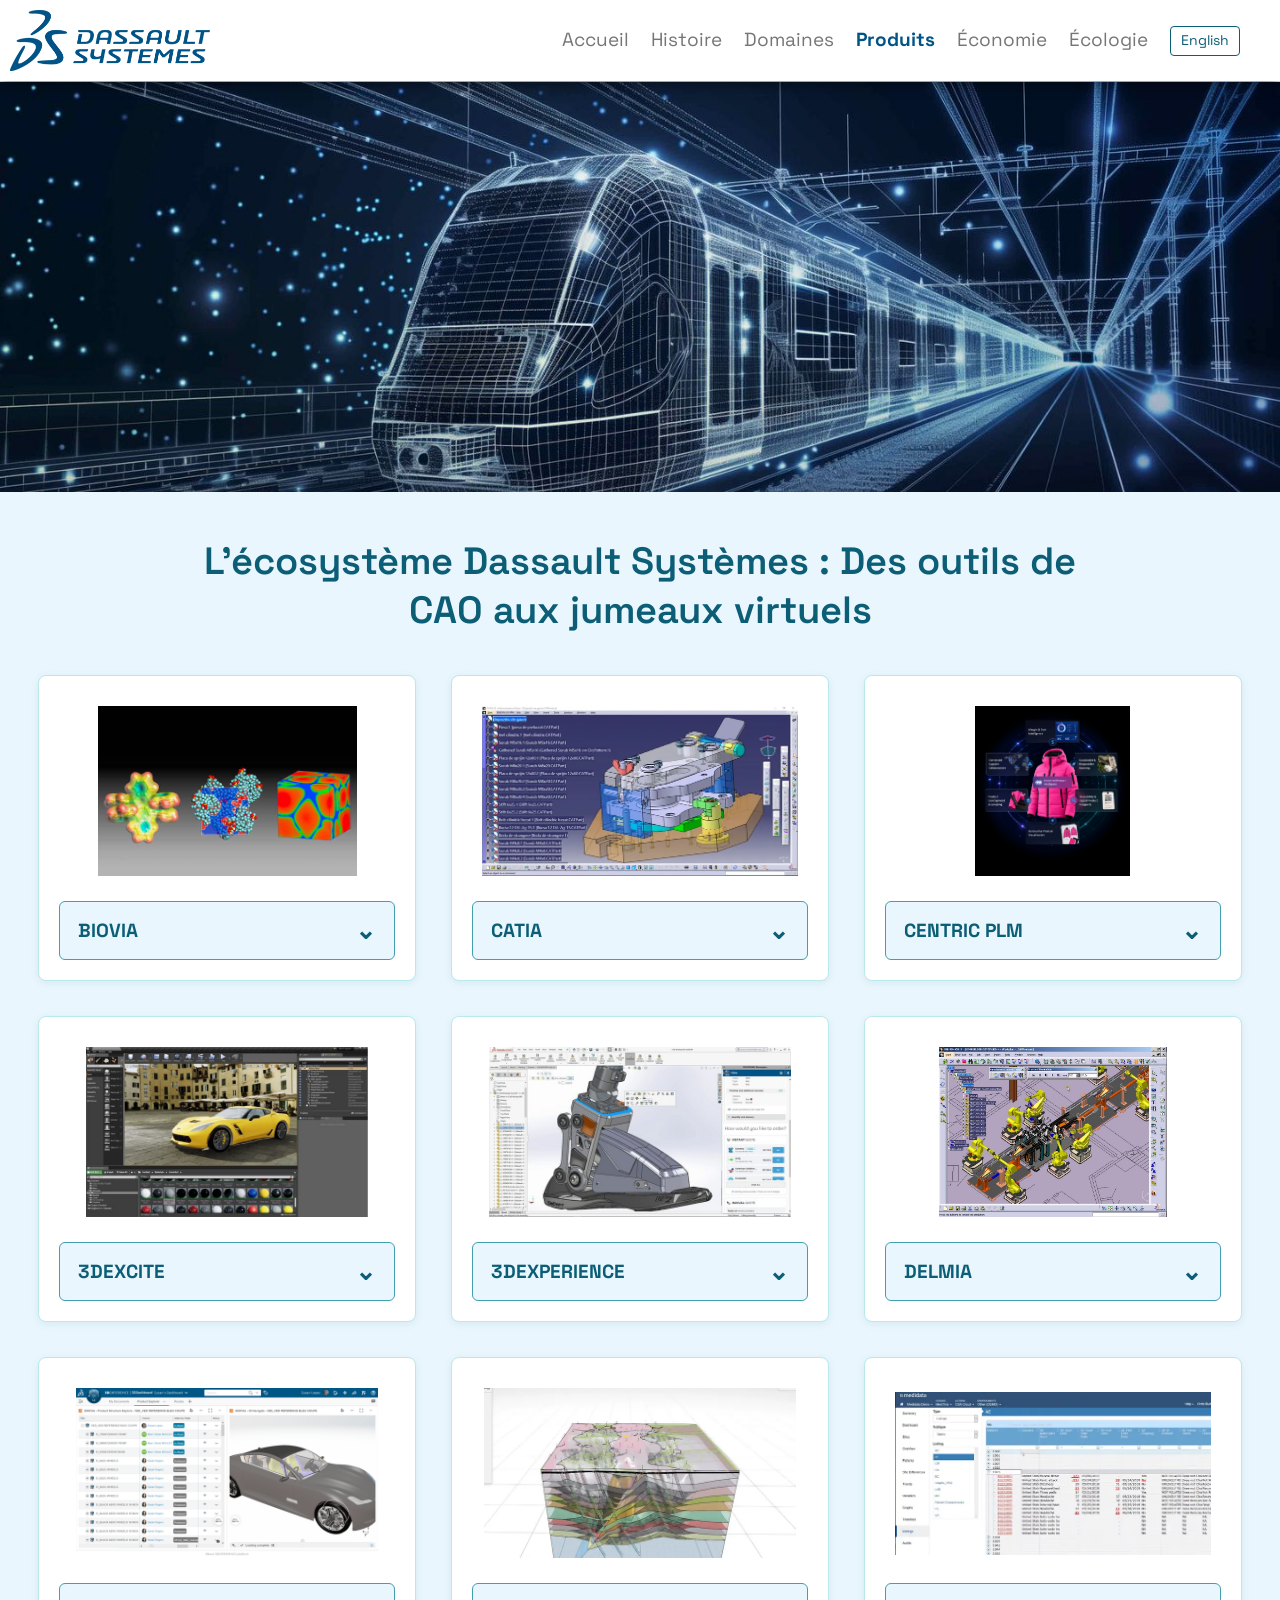
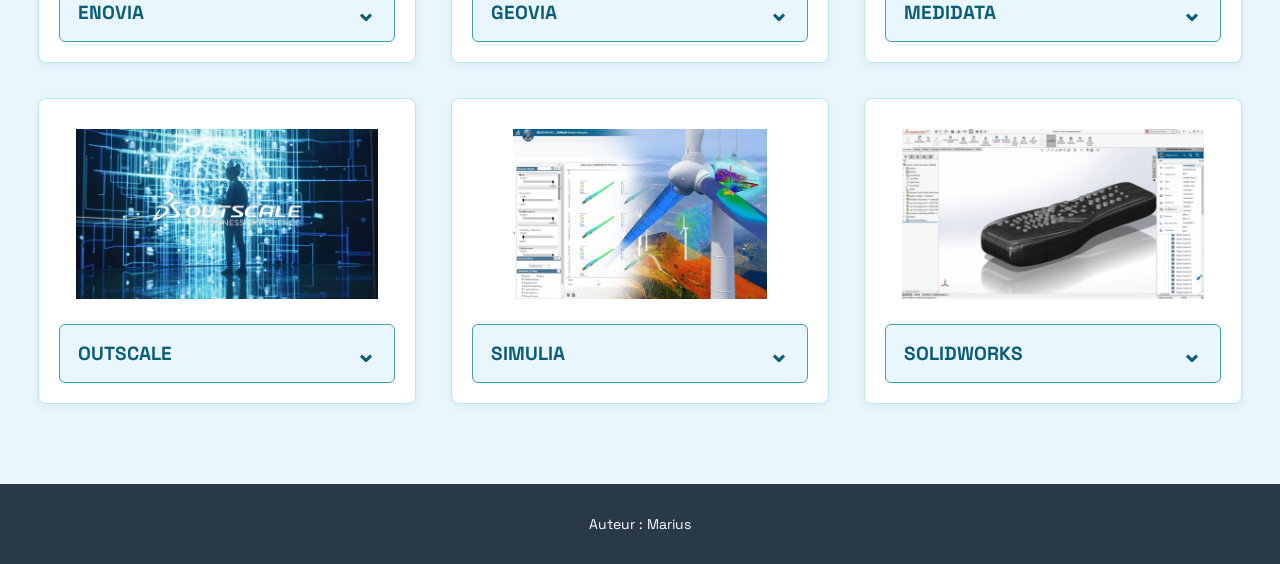
<file: produits.html>
<!DOCTYPE html>
<html lang="fr">

<head>
    <meta charset="UTF-8">
    <meta name="viewport" content="width=device-width, initial-scale=1.0">
    <title>Produits - Dassault Systèmes</title>
    <link rel="stylesheet" href="css/produits.css">
    <link rel="stylesheet" href="css/commun.css">
    <script src="js/traduction.js" defer></script>
    <link href="images/favicon.ico" rel="icon">
</head>

<body>
    <header>
        <nav class="navbar">
            <img src="images/logo.png" class="logo" alt="Logo Dassault Systèmes">
            <div class="nav-links">
                <ul class="nav-links-list">
                    <li><a class="navlink" href="index.html">Accueil</a></li>
                    <li><a class="navlink" href="histoire.html">Histoire</a></li>
                    <li><a class="navlink" href="domaines.html">Domaines</a></li>
                    <li><a class="navlink" href="produits.html">Produits</a></li>
                    <li><a class="navlink" href="economie.html">Économie</a></li>
                    <li><a class="navlink" href="ecologie.html">Écologie</a></li>
                </ul>
            </div>
        </nav>
    </header>

    <img src="images/Produit/image_presentation.jpg" alt="Dassault systemes" class="banner-img">

    <h1>L'écosystème Dassault Systèmes : Des outils de CAO aux jumeaux virtuels</h1>

    <main class="products-grid">
        <article class="product-card">
            <img src="images/Produit/biovia.jpg" alt="BIOVIA" class="product-image">
            <details class="product-details" name="produits">
                <summary class="product-title">BIOVIA</summary>
                <p class="product-description">BIOVIA propose des solutions de modélisation et de simulation
                    scientifiques. Elles permettent aux chercheurs d'étudier les molécules, les matériaux et les
                    processus biologiques afin d'accélérer l'innovation.</p>
            </details>
        </article>

        <article class="product-card">
            <img src="images/Produit/catia.jpg" alt="CATIA" class="product-image">
            <details class="product-details" name="produits">
                <summary class="product-title">CATIA</summary>
                <p class="product-description">CATIA est un logiciel de conception assistée par ordinateur (CAO) utilisé
                    pour concevoir des produits complexes en 3D. Il est notamment employé dans l'aéronautique,
                    l'automobile et l'industrie.</p>
            </details>
        </article>

        <article class="product-card">
            <img src="images/Produit/centricPLM.png" alt="CENTRIC PLM" class="product-image">
            <details class="product-details" name="produits">
                <summary class="product-title">CENTRIC PLM</summary>
                <p class="product-description">Centric PLM aide les entreprises à gérer le développement de leurs
                    produits, de la conception à la commercialisation. La solution facilite la collaboration et le suivi
                    des collections, notamment dans la mode et la distribution.</p>
            </details>
        </article>

        <article class="product-card">
            <img src="images/Produit/3Dexcite.jpg" alt="3DEXCITE" class="product-image">
            <details class="product-details" name="produits">
                <summary class="product-title">3DEXCITE</summary>
                <p class="product-description">3DEXCITE transforme les données 3D des produits en présentations
                    visuelles réalistes. Ces outils servent notamment à créer des contenus marketing et des expériences
                    immersives.</p>
            </details>
        </article>

        <article class="product-card">
            <img src="images/Produit/3Dexperience.jpg" alt="3DEXPERIENCE" class="product-image">
            <details class="product-details" name="produits">
                <summary class="product-title">3DEXPERIENCE</summary>
                <p class="product-description">3DEXPERIENCE est une plateforme collaborative qui rassemble les données,
                    les outils et les équipes d'un projet. Elle facilite la conception, la simulation et le partage
                    d'informations tout au long du développement d'un produit.</p>
            </details>
        </article>

        <article class="product-card">
            <img src="images/Produit/delmia.jpg" alt="DELMIA" class="product-image">
            <details class="product-details" name="produits">
                <summary class="product-title">DELMIA</summary>
                <p class="product-description">DELMIA permet de simuler et d'optimiser les processus de fabrication. Les
                    industriels peuvent ainsi planifier leur production, améliorer leur efficacité et réduire les
                    erreurs.</p>
            </details>
        </article>

        <article class="product-card">
            <img src="images/Produit/ENOVIA.png" alt="ENOVIA" class="product-image">
            <details class="product-details" name="produits">
                <summary class="product-title">ENOVIA</summary>
                <p class="product-description">ENOVIA facilite la gestion du cycle de vie des produits et le travail
                    collaboratif. La solution centralise les données techniques et aide les équipes à coordonner leurs
                    projets.</p>
            </details>
        </article>

        <article class="product-card">
            <img src="images/Produit/geovia.jpg" alt="GEOVIA" class="product-image">
            <details class="product-details" name="produits">
                <summary class="product-title">GEOVIA</summary>
                <p class="product-description">GEOVIA propose des outils de modélisation géologique et de planification
                    minière. Ils aident les professionnels à analyser les ressources naturelles et à mieux préparer
                    leurs projets d'exploitation.</p>
            </details>
        </article>

        <article class="product-card">
            <img src="images/Produit/medidata.png" alt="MEDIDATA" class="product-image">
            <details class="product-details" name="produits">
                <summary class="product-title">MEDIDATA</summary>
                <p class="product-description">Medidata fournit des solutions numériques pour la recherche clinique. Sa
                    plateforme aide les laboratoires à organiser les essais cliniques, gérer les données des patients et
                    accélérer le développement de traitements.</p>
            </details>
        </article>

        <article class="product-card">
            <img src="images/Produit/outscale.jpg" alt="OUTSCALE" class="product-image">
            <details class="product-details" name="produits">
                <summary class="product-title">OUTSCALE</summary>
                <p class="product-description">OUTSCALE fournit des infrastructures cloud sécurisées pour héberger et
                    traiter des données. Ses solutions répondent notamment aux besoins des entreprises et des
                    organisations qui recherchent une meilleure maîtrise de leurs informations.</p>
            </details>
        </article>

        <article class="product-card">
            <img src="images/Produit/simulia.png" alt="SIMULIA" class="product-image">
            <details class="product-details" name="produits">
                <summary class="product-title">SIMULIA</summary>
                <p class="product-description">SIMULIA permet de simuler le comportement des produits avant leur
                    fabrication. Les ingénieurs peuvent tester leur résistance, leurs performances et leur sécurité sans
                    multiplier les prototypes physiques.</p>
            </details>
        </article>

        <article class="product-card">
            <img src="images/Produit/solidworks.png" alt="SOLIDWORKS" class="product-image">
            <details class="product-details" name="produits">
                <summary class="product-title">SOLIDWORKS</summary>
                <p class="product-description">SOLIDWORKS est un logiciel de conception assistée par ordinateur
                    permettant de créer des modèles et des assemblages en 3D. Il aide les concepteurs à développer et à
                    tester virtuellement leurs produits.</p>
            </details>
        </article>
    </main>

    <footer>
        <p>Auteur : Marius</p>
    </footer>
</body>

</html>
</file>
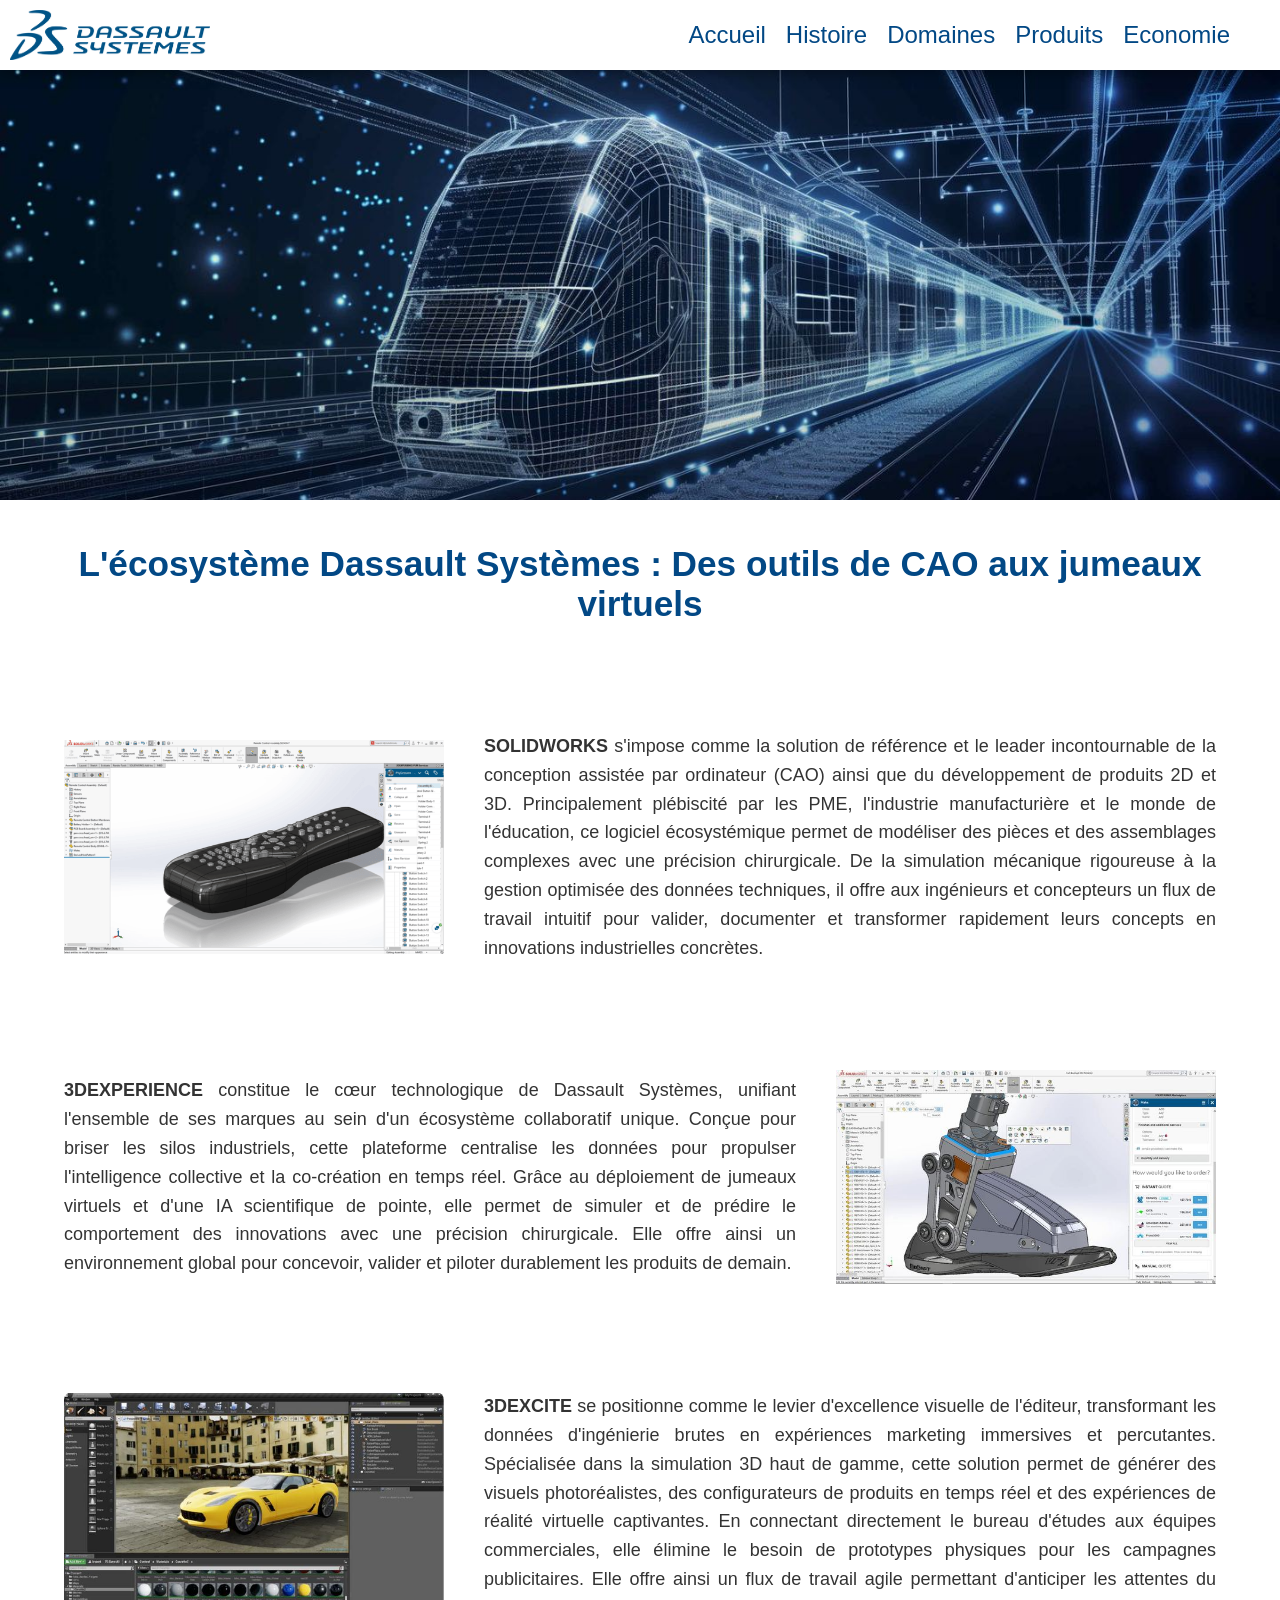
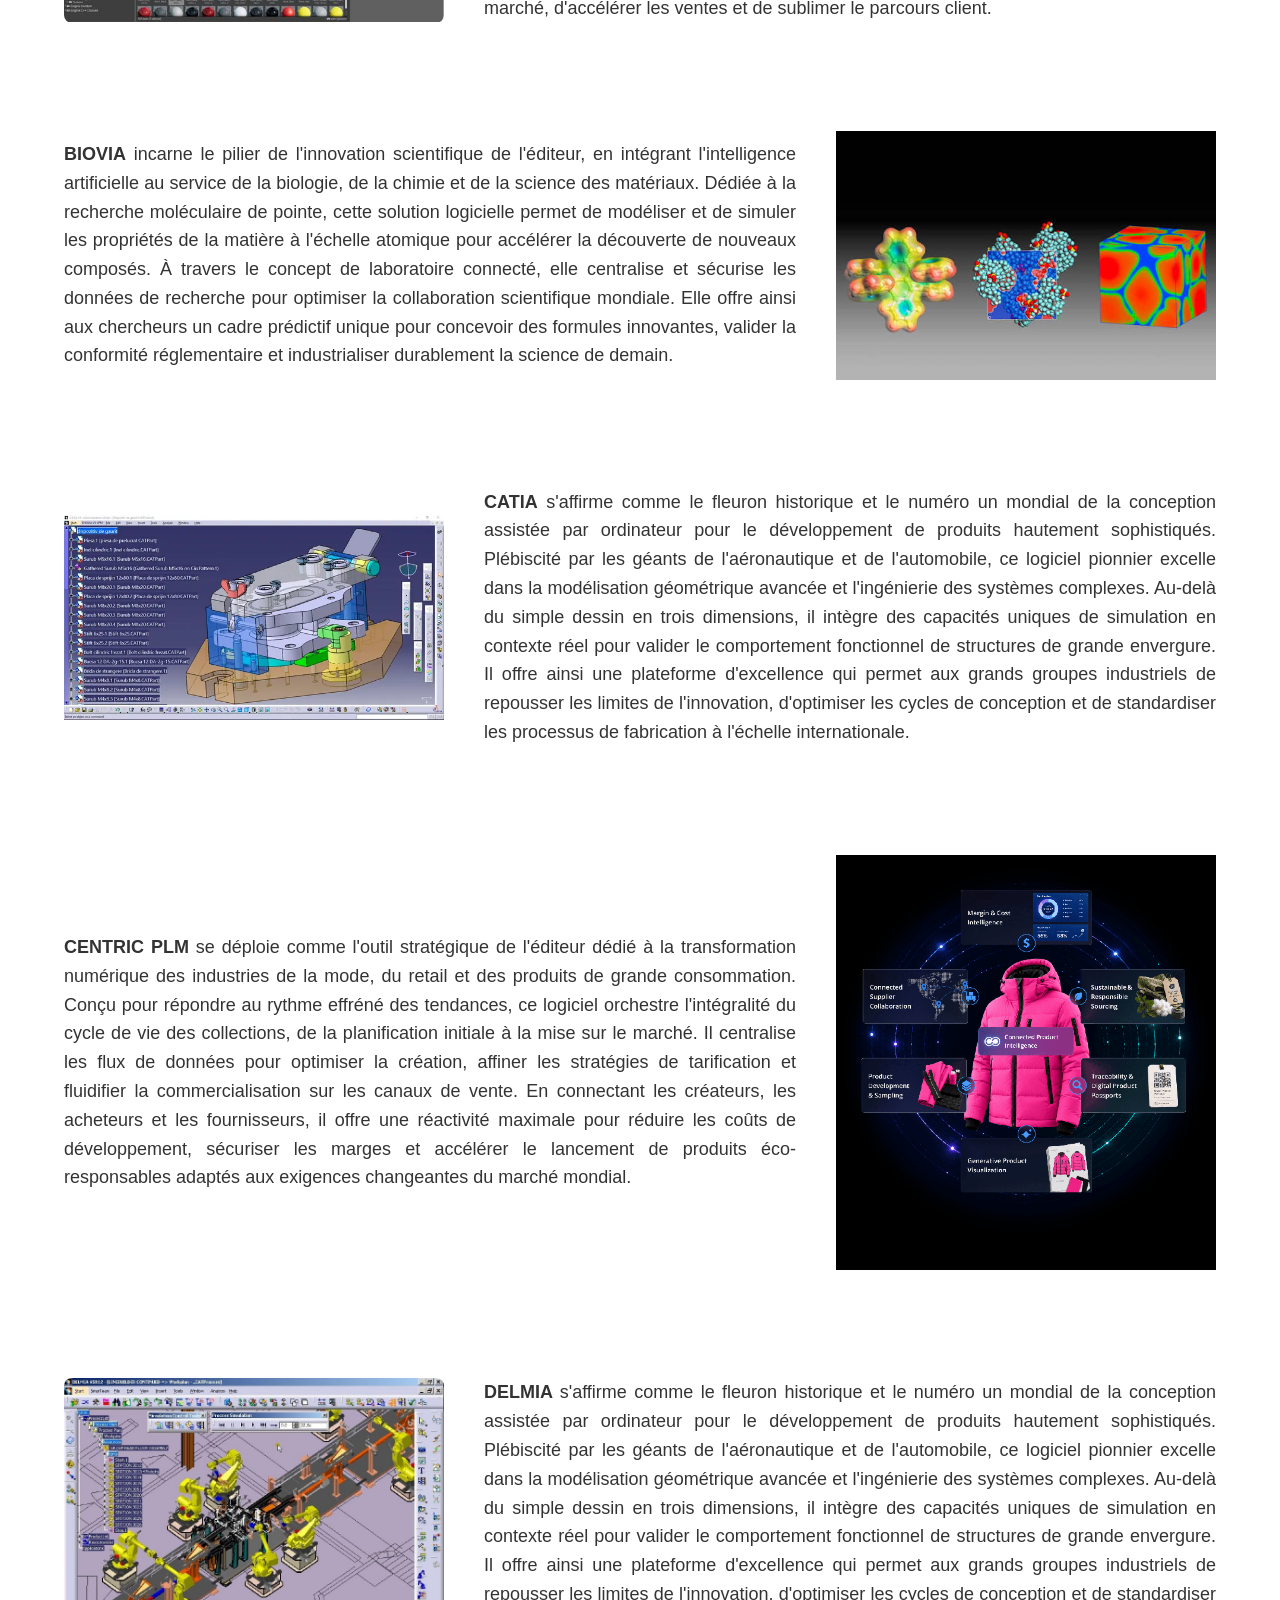
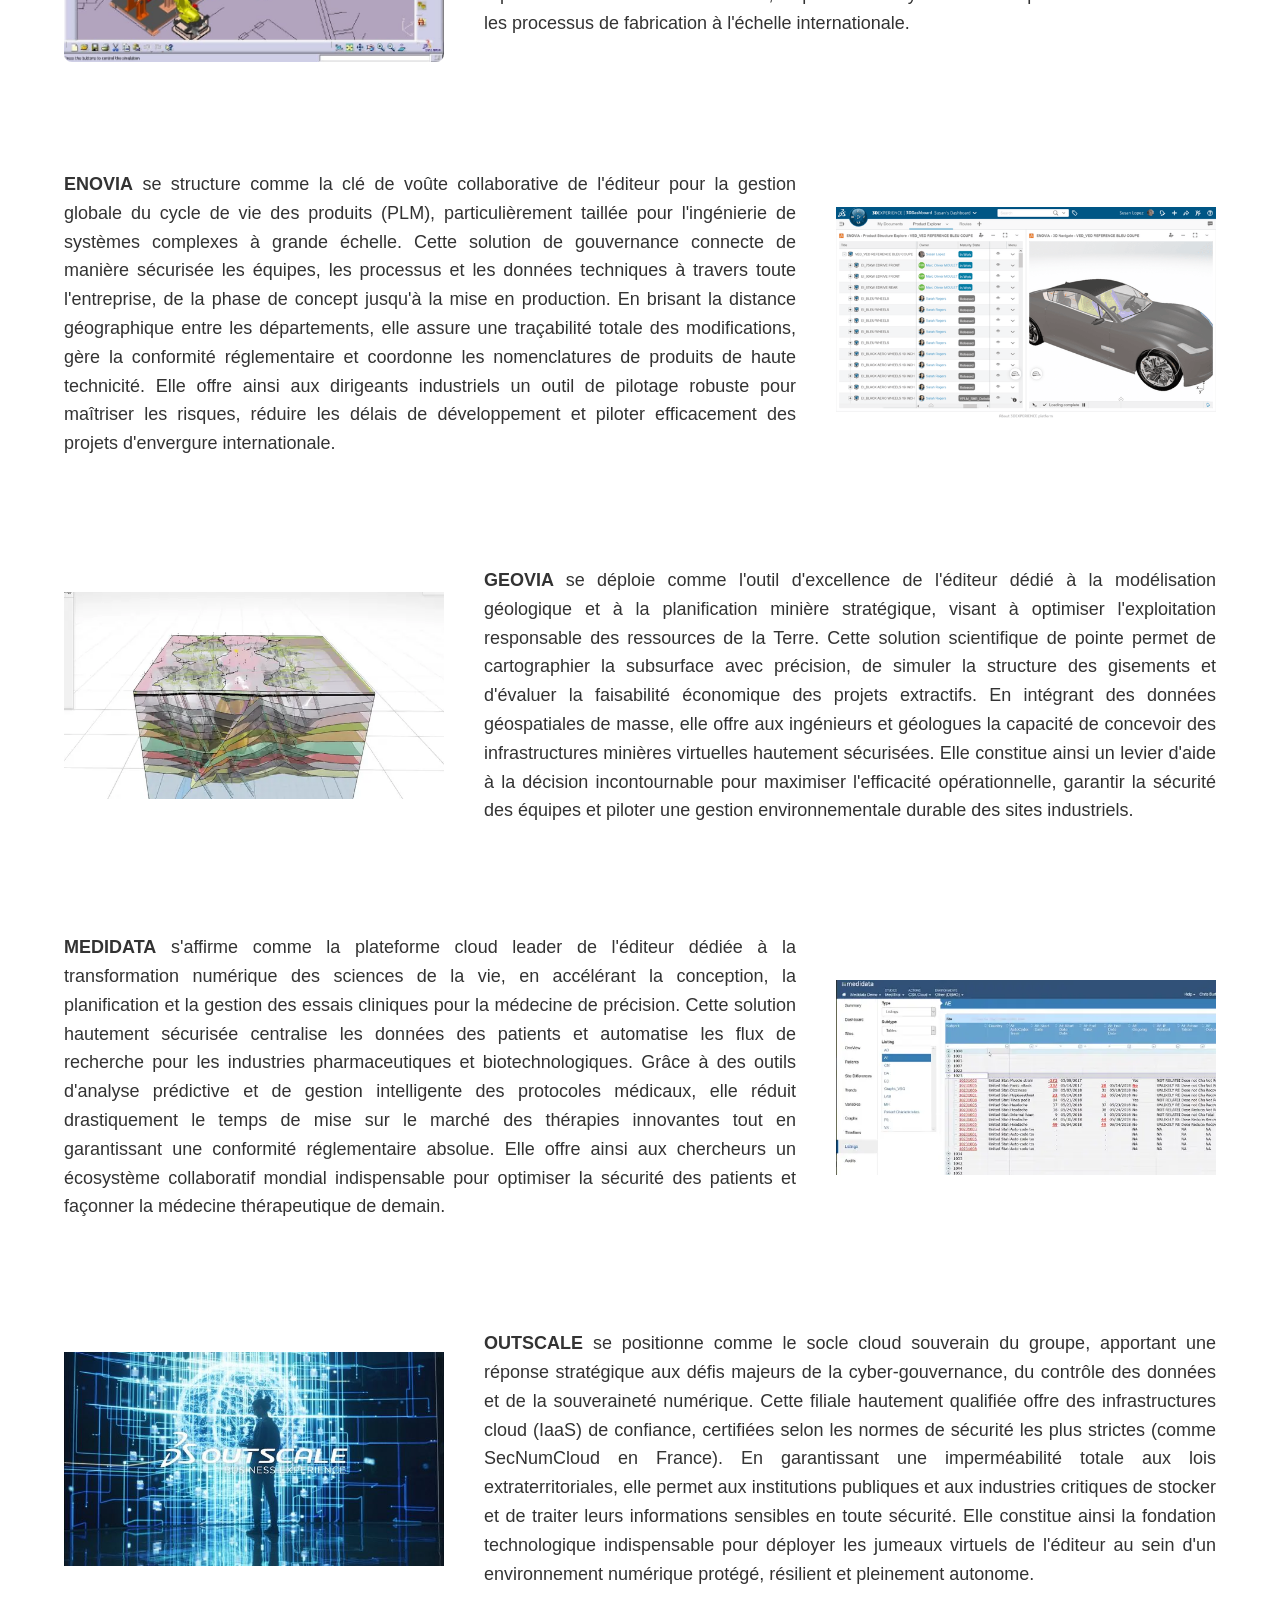
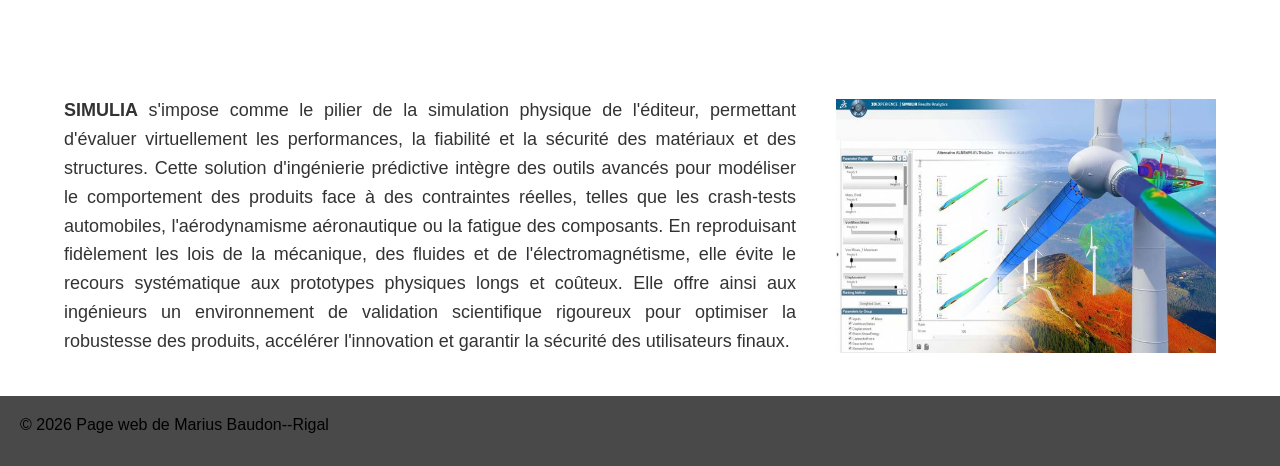
<file: Produits.html>
<!DOCTYPE html>
<html lang="fr">

<head>
    <meta charset="UTF-8">
    <meta name="viewport" content="width=device-width, initial-scale=1.0">
    <title>Page des produits</title>
    <link rel="stylesheet" href="css/Produits.css">
    <link href="images/favicon.ico" rel="icon">
</head>

<body>
    <header>
        <nav class="navbar">
            <img src="images/logo.png" alt="logo" class="logo">
            <div class="nav-links">
                <ul class="nav-links-list">
                    <li><a class="navlink" href="index.html">Accueil</a></li>
                    <li><a class="navlink" href="histoire.html">Histoire</a></li>
                    <li><a class="navlink" href="domaines.html">Domaines</a></li>
                    <li><a class="navlink" href="Produits.html">Produits</a></li>
                    <li><a class="navlink" href="economie.html">Economie</a></li>

                </ul>
            </div>
        </nav>
    </header>

    <img src="images/Produit/image_presentation.jpg" alt="Dassault systemes" height="500" class="banner-img">
    <h1>L'écosystème Dassault Systèmes : Des outils de CAO aux jumeaux virtuels</h1>

    <br>
    <div class="txt">
        <img class="img_impair" src="images/Produit/solidworks.png" alt="solidworks" height="175">
        <p class="txt_impair">
            <strong>SOLIDWORKS</strong> s'impose comme la solution de référence et le leader incontournable de la
            conception assistée par ordinateur (CAO) ainsi que du développement de produits 2D et 3D. Principalement
            plébiscité par les PME, l'industrie manufacturière et le monde de l'éducation, ce logiciel écosystémique
            permet de modéliser des pièces et des assemblages complexes avec une précision chirurgicale. De la
            simulation mécanique rigoureuse à la gestion optimisée des données techniques, il offre aux ingénieurs et
            concepteurs un flux de travail intuitif pour valider, documenter et transformer rapidement leurs concepts en
            innovations industrielles concrètes.
        </p>
    </div>

    <br>
    <div class="txt_pair_container">
        <img class="img_pair" src="images/Produit/3Dexperience.jpg" alt="3DEXPERIENCE" height="175">
        <p class="txt_pair">
            <strong>3DEXPERIENCE</strong> constitue le cœur technologique de Dassault Systèmes, unifiant l'ensemble de
            ses marques au sein d'un écosystème collaboratif unique. Conçue pour briser les silos industriels, cette
            plateforme centralise les données pour propulser l'intelligence collective et la co-création en temps réel.
            Grâce au déploiement de jumeaux virtuels et d'une IA scientifique de pointe, elle permet de simuler et de
            prédire le comportement des innovations avec une précision chirurgicale.
            Elle offre ainsi un environnement global pour concevoir, valider et piloter
            durablement les produits de demain.
        </p>
    </div>

    <br>
    <div class="txt">
        <img class="img_impair" src="images/Produit/3Dexcite.jpg" alt="3DEXCITE" height="175">
        <p class="txt_impair">
            <strong>3DEXCITE</strong> se positionne comme le levier d'excellence visuelle de l'éditeur, transformant les
            données d'ingénierie brutes en expériences marketing immersives et percutantes. Spécialisée dans la
            simulation 3D haut de gamme, cette solution permet de générer des visuels photoréalistes, des configurateurs
            de produits en temps réel et des expériences de réalité virtuelle captivantes. En connectant directement le
            bureau d'études aux équipes commerciales, elle élimine le besoin de prototypes physiques pour les campagnes
            publicitaires. Elle offre ainsi un flux de travail agile permettant d'anticiper les attentes du marché,
            d'accélérer les ventes et de sublimer le parcours client.
        </p>
    </div>

    <br>
    <div class="txt_pair_container">
        <img class="img_pair" src="images/Produit/biovia.jpg" alt="BIOVIA" height="175">
        <p class="txt_pair">
            <strong>BIOVIA</strong> incarne le pilier de l'innovation scientifique de l'éditeur, en intégrant
            l'intelligence artificielle au service de la biologie, de la chimie et de la science des matériaux. Dédiée à
            la recherche moléculaire de pointe, cette solution logicielle permet de modéliser et de simuler les
            propriétés de la matière à l'échelle atomique pour accélérer la découverte de nouveaux composés. À travers
            le concept de laboratoire connecté, elle centralise et sécurise les données de recherche pour optimiser la
            collaboration scientifique mondiale. Elle offre ainsi aux chercheurs un cadre prédictif unique pour
            concevoir des formules innovantes, valider la conformité réglementaire et industrialiser durablement la
            science de demain.
        </p>
    </div>

    <br>
    <div class="txt">
        <img class="img_impair" src="images/Produit/catia.jpg" alt="CATIA" height="175">
        <p class="txt_impair">
            <strong>CATIA</strong> s'affirme comme le fleuron historique et le numéro un mondial de la conception
            assistée par ordinateur pour le développement de produits hautement sophistiqués. Plébiscité par les géants
            de l'aéronautique et de l'automobile, ce logiciel pionnier excelle dans la modélisation géométrique avancée
            et l'ingénierie des systèmes complexes. Au-delà du simple dessin en trois dimensions, il intègre des
            capacités uniques de simulation en contexte réel pour valider le comportement fonctionnel de structures de
            grande envergure. Il offre ainsi une plateforme d'excellence qui permet aux grands groupes industriels de
            repousser les limites de l'innovation, d'optimiser les cycles de conception et de standardiser les processus
            de fabrication à l'échelle internationale.
        </p>
    </div>

    <br>
    <div class="txt_pair_container">
        <img class="img_pair" src="images/Produit/centricPLM.png" alt="CENTRIC PLM" height="175">
        <p class="txt_pair">
            <strong>CENTRIC PLM</strong> se déploie comme l'outil stratégique de l'éditeur dédié à la transformation
            numérique des industries de la mode, du retail et des produits de grande consommation. Conçu pour répondre
            au rythme effréné des tendances, ce logiciel orchestre l'intégralité du cycle de vie des collections, de la
            planification initiale à la mise sur le marché. Il centralise les flux de données pour optimiser la
            création, affiner les stratégies de tarification et fluidifier la commercialisation sur les canaux de vente.
            En connectant les créateurs, les acheteurs et les fournisseurs, il offre une réactivité maximale pour
            réduire les coûts de développement, sécuriser les marges et accélérer le lancement de produits
            éco-responsables adaptés aux exigences changeantes du marché mondial.
        </p>
    </div>

    <br>
    <div class="txt">
        <img class="img_impair" src="images/Produit/delmia.jpg" alt="DELMIA" height="175">
        <p class="txt_impair">
            <strong>DELMIA </strong> s'affirme comme le fleuron historique et le numéro un mondial de la conception
            assistée par ordinateur pour le développement de produits hautement sophistiqués. Plébiscité par les géants
            de l'aéronautique et de l'automobile, ce logiciel pionnier excelle dans la modélisation géométrique avancée
            et l'ingénierie des systèmes complexes. Au-delà du simple dessin en trois dimensions, il intègre des
            capacités uniques de simulation en contexte réel pour valider le comportement fonctionnel de structures de
            grande envergure. Il offre ainsi une plateforme d'excellence qui permet aux grands groupes industriels de
            repousser les limites de l'innovation, d'optimiser les cycles de conception et de standardiser les processus
            de fabrication à l'échelle internationale.
        </p>
    </div>

    <br>
    <div class="txt_pair_container">
        <img class="img_pair" src="images/Produit/ENOVIA.png" alt="ENOVIA" height="175">
        <p class="txt_pair">
            <strong>ENOVIA</strong> se structure comme la clé de voûte collaborative de l'éditeur pour la gestion
            globale du cycle de vie des produits (PLM), particulièrement taillée pour l'ingénierie de systèmes complexes
            à grande échelle. Cette solution de gouvernance connecte de manière sécurisée les équipes, les processus et
            les données techniques à travers toute l'entreprise, de la phase de concept jusqu'à la mise en production.
            En brisant la distance géographique entre les départements, elle assure une traçabilité totale des
            modifications, gère la conformité réglementaire et coordonne les nomenclatures de produits de haute
            technicité. Elle offre ainsi aux dirigeants industriels un outil de pilotage robuste pour maîtriser les
            risques, réduire les délais de développement et piloter efficacement des projets d'envergure internationale.
        </p>
    </div>

    <br>
    <div class="txt">
        <img class="img_impair" src="images/Produit/geovia.jpg" alt="GEOVIA" height="175">
        <p class="txt_impair">
            <strong>GEOVIA </strong> se déploie comme l'outil d'excellence de l'éditeur dédié à la modélisation
            géologique et à la planification minière stratégique, visant à optimiser l'exploitation responsable des
            ressources de la Terre. Cette solution scientifique de pointe permet de cartographier la subsurface avec
            précision, de simuler la structure des gisements et d'évaluer la faisabilité économique des projets
            extractifs. En intégrant des données géospatiales de masse, elle offre aux ingénieurs et géologues la
            capacité de concevoir des infrastructures minières virtuelles hautement sécurisées. Elle constitue ainsi un
            levier d'aide à la décision incontournable pour maximiser l'efficacité opérationnelle, garantir la sécurité
            des équipes et piloter une gestion environnementale durable des sites industriels.
        </p>
    </div>

    <br>
    <div class="txt_pair_container">
        <img class="img_pair" src="images/Produit/medidata.png" alt="MEDIDATA" height="175">
        <p class="txt_pair">
            <strong>MEDIDATA</strong> s'affirme comme la plateforme cloud leader de l'éditeur dédiée à la transformation
            numérique des sciences de la vie, en accélérant la conception, la planification et la gestion des essais
            cliniques pour la médecine de précision. Cette solution hautement sécurisée centralise les données des
            patients et automatise les flux de recherche pour les industries pharmaceutiques et biotechnologiques. Grâce
            à des outils d'analyse prédictive et de gestion intelligente des protocoles médicaux, elle réduit
            drastiquement le temps de mise sur le marché des thérapies innovantes tout en garantissant une conformité
            réglementaire absolue. Elle offre ainsi aux chercheurs un écosystème collaboratif mondial indispensable pour
            optimiser la sécurité des patients et façonner la médecine thérapeutique de demain.
        </p>
    </div>

    <br>
    <div class="txt">
        <img class="img_impair" src="images/Produit/outscale.jpg" alt="OUTSCALE" height="175">
        <p class="txt_impair">
            <strong>OUTSCALE </strong> se positionne comme le socle cloud souverain du groupe, apportant une réponse
            stratégique aux défis majeurs de la cyber-gouvernance, du contrôle des données et de la souveraineté
            numérique. Cette filiale hautement qualifiée offre des infrastructures cloud (IaaS) de confiance, certifiées
            selon les normes de sécurité les plus strictes (comme SecNumCloud en France). En garantissant une
            imperméabilité totale aux lois extraterritoriales, elle permet aux institutions publiques et aux industries
            critiques de stocker et de traiter leurs informations sensibles en toute sécurité. Elle constitue ainsi la
            fondation technologique indispensable pour déployer les jumeaux virtuels de l'éditeur au sein d'un
            environnement numérique protégé, résilient et pleinement autonome.
        </p>
    </div>

    <br>
    <div class="txt_pair_container">
        <img class="img_pair" src="images/Produit/simulia.png" alt="SIMULIA" height="175">
        <p class="txt_pair">
            <strong>SIMULIA</strong> s'impose comme le pilier de la simulation physique de l'éditeur, permettant
            d'évaluer virtuellement les performances, la fiabilité et la sécurité des matériaux et des structures. Cette
            solution d'ingénierie prédictive intègre des outils avancés pour modéliser le comportement des produits face
            à des contraintes réelles, telles que les crash-tests automobiles, l'aérodynamisme aéronautique ou la
            fatigue des composants. En reproduisant fidèlement les lois de la mécanique, des fluides et de
            l'électromagnétisme, elle évite le recours systématique aux prototypes physiques longs et coûteux. Elle
            offre ainsi aux ingénieurs un environnement de validation scientifique rigoureux pour optimiser la
            robustesse des produits, accélérer l'innovation et garantir la sécurité des utilisateurs finaux.
        </p>
    </div>

    <footer>
        <p>&copy; 2026  Page web de Marius Baudon--Rigal</p>
    </footer>


</body>
</html>
</file>
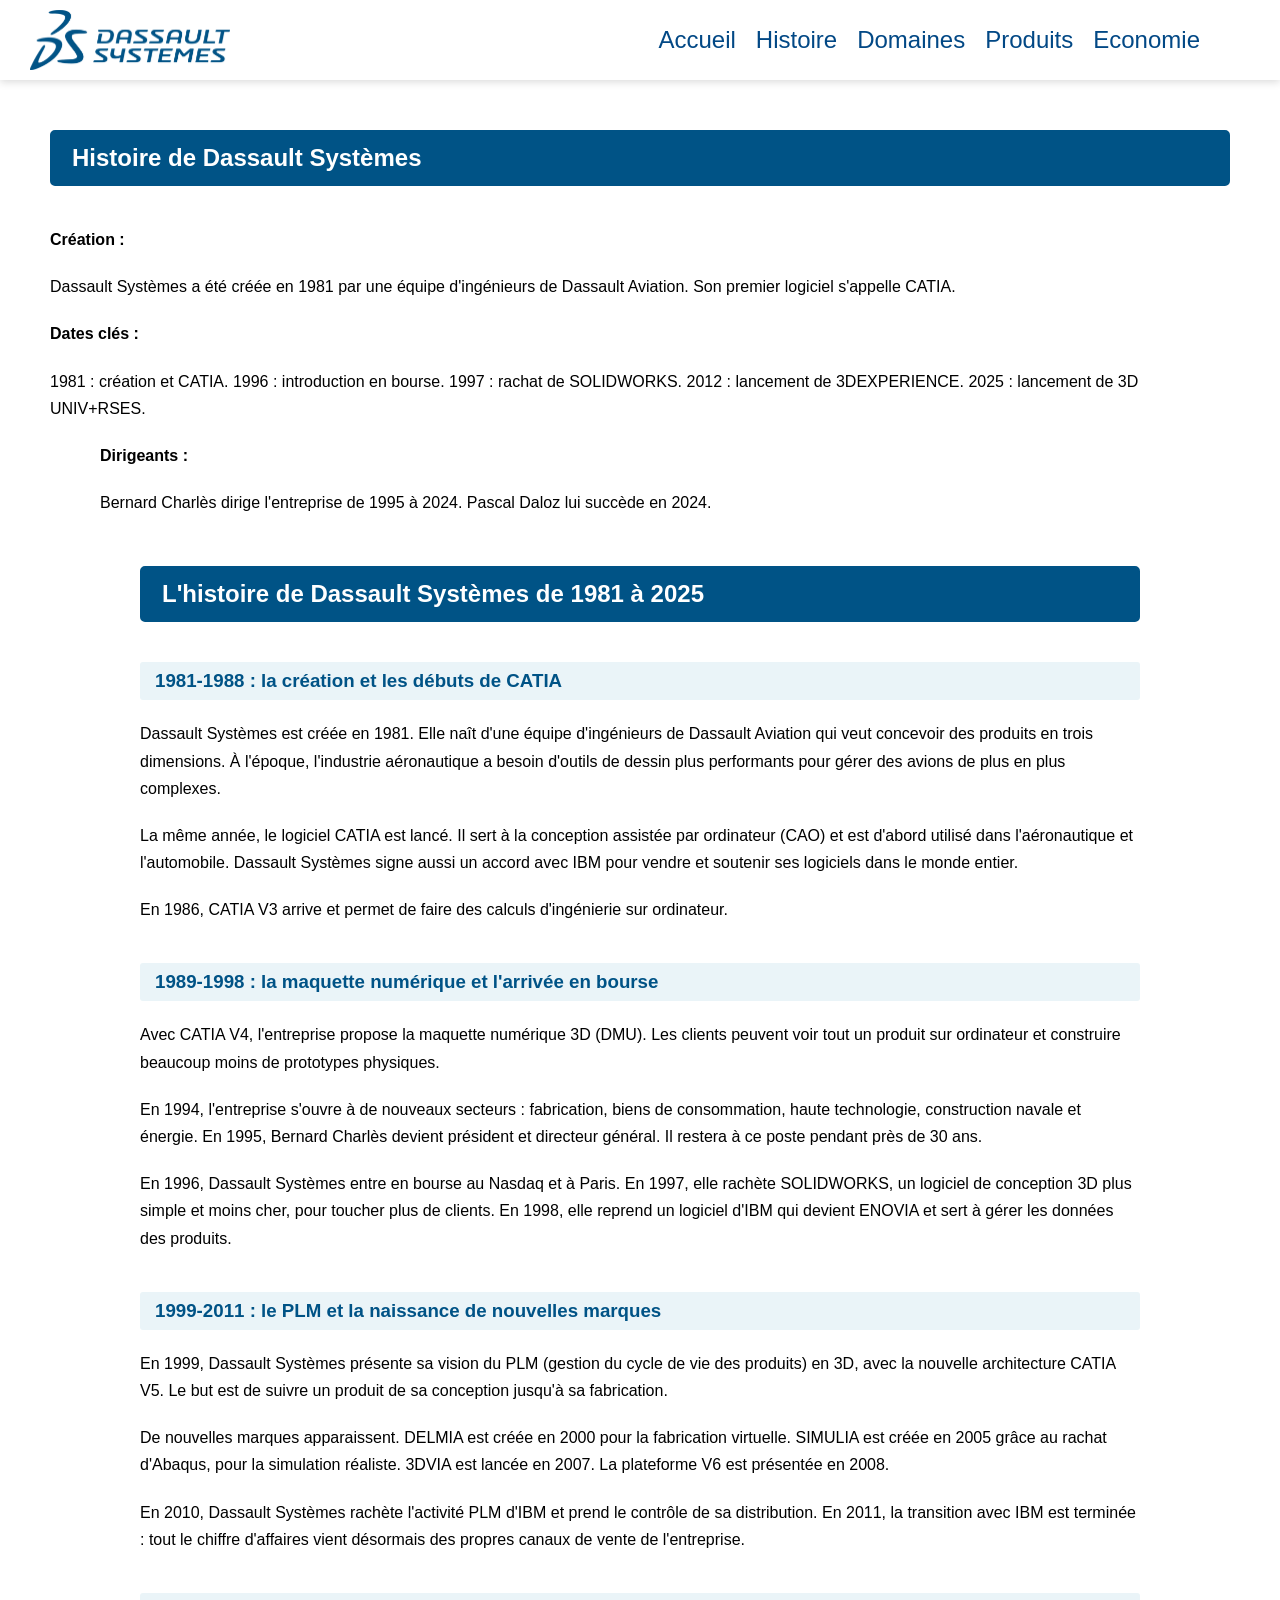
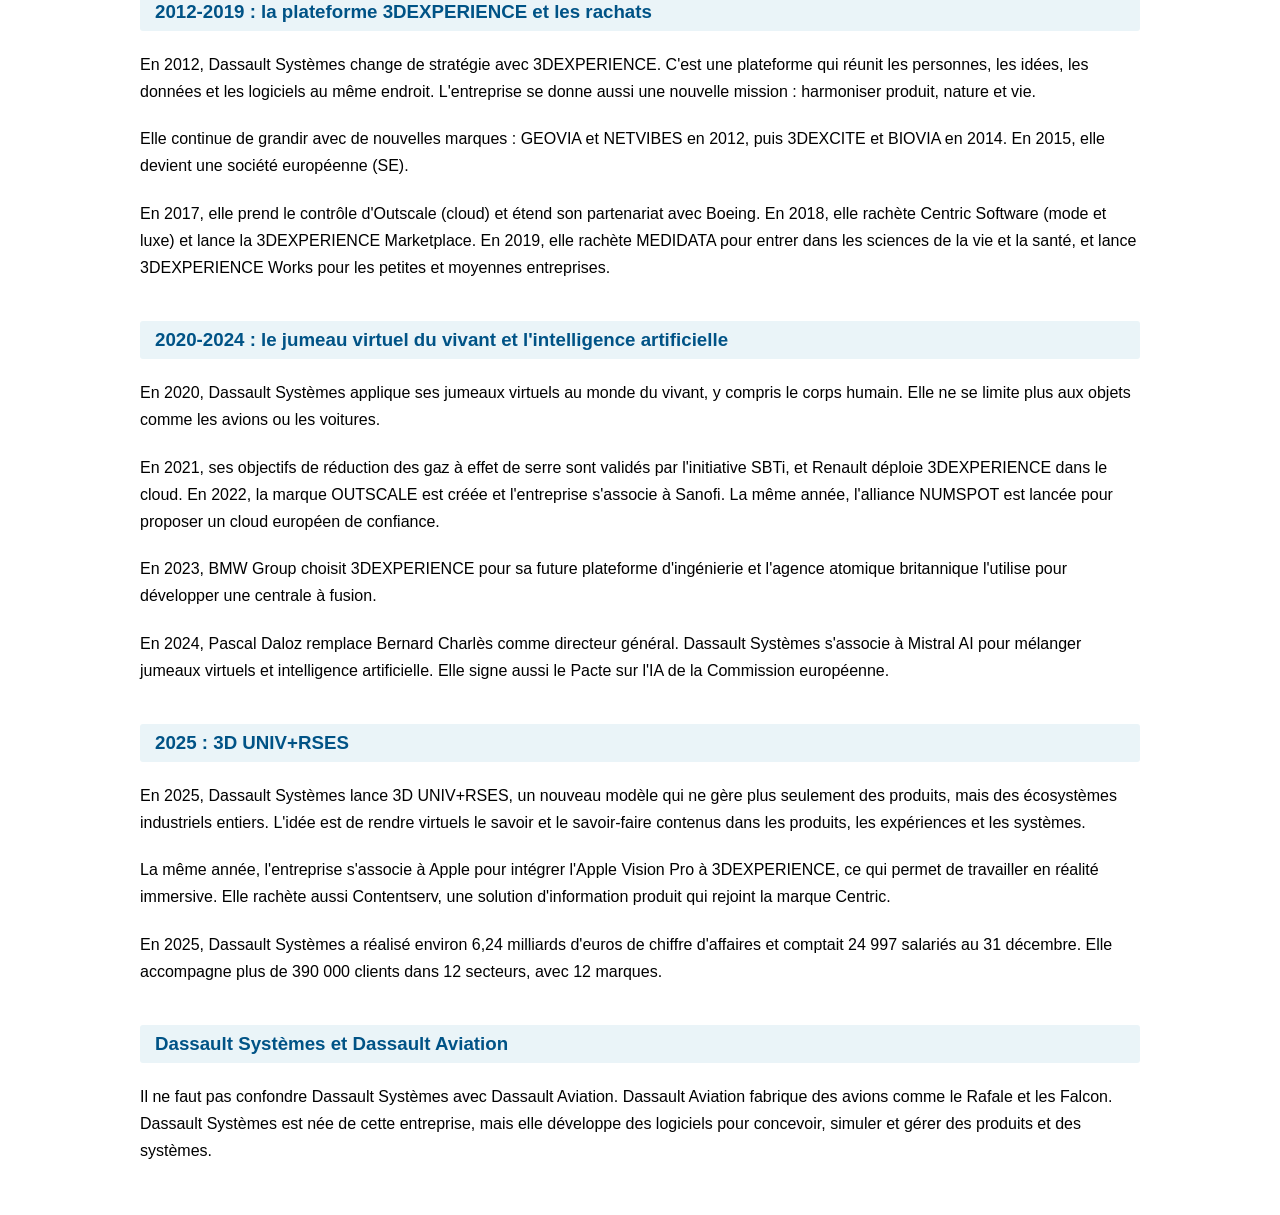
<file: mise-en-page/histoire.html>
<!DOCTYPE html>
<html lang="fr">

<head>
    <meta charset="UTF-8">
    <title>Histoire de Dassault Systèmes</title>

    <link rel="stylesheet" href="styles.css">
    <link href="favicon.png" rel="icon">
</head>

<body>

    <nav class="navbar">

        <img src="logo.png" class="logo">

        <div class="nav-links">

            <ul class="nav-links-list">

                <li>
                    <a class="navlink" href="index.html">Accueil</a>
                </li>

                <li>
                    <a class="navlink" href="histoire.html">Histoire</a>
                </li>

                <li>
                    <a class="navlink" href="domaines.html">Domaines</a>
                </li>

                <li>
                    <a class="navlink" href="produits.html">Produits</a>
                </li>

                <li>
                    <a class="navlink" href="economie.html">Economie</a>
                </li>

            </ul>

        </div>

    </nav>


    <div class="titre">

        <h2>Histoire de Dassault Systèmes</h2>

    </div>


    <div class="colonne">

        <p>
            <strong>Création :</strong>
        </p>

    </div>


    <div class="texte">

        <p>
            Dassault Systèmes a été créée en 1981
            par une équipe d'ingénieurs de Dassault Aviation.
            Son premier logiciel s'appelle CATIA.
        </p>

    </div>


    <div class="colonne">

        <p>
            <strong>Dates clés :</strong>
        </p>

    </div>


    <div class="texte">

        <p>
            1981 : création et CATIA.
            1996 : introduction en bourse.
            1997 : rachat de SOLIDWORKS.
            2012 : lancement de 3DEXPERIENCE.
            2025 : lancement de 3D UNIV+RSES.
        </p>

    </div>


    <div class="colonne">

        <div class="image">

            <p>
                <strong>Dirigeants :</strong>
            </p>

        </div>

        <div class="texte">

            <p>
                Bernard Charlès dirige l'entreprise de 1995 à 2024.
                Pascal Daloz lui succède en 2024.
            </p>

        </div>

    </div>


    <div class="grand-texte">

        <h2>L'histoire de Dassault Systèmes de 1981 à 2025</h2>


        <h3>1981-1988 : la création et les débuts de CATIA</h3>

        <p>
            Dassault Systèmes est créée en 1981. Elle naît d'une équipe
            d'ingénieurs de Dassault Aviation qui veut concevoir des
            produits en trois dimensions. À l'époque, l'industrie
            aéronautique a besoin d'outils de dessin plus performants
            pour gérer des avions de plus en plus complexes.
        </p>

        <p>
            La même année, le logiciel CATIA est lancé. Il sert à la
            conception assistée par ordinateur (CAO) et est d'abord
            utilisé dans l'aéronautique et l'automobile. Dassault Systèmes
            signe aussi un accord avec IBM pour vendre et soutenir ses
            logiciels dans le monde entier.
        </p>

        <p>
            En 1986, CATIA V3 arrive et permet de faire des calculs
            d'ingénierie sur ordinateur.
        </p>


        <h3>1989-1998 : la maquette numérique et l'arrivée en bourse</h3>

        <p>
            Avec CATIA V4, l'entreprise propose la maquette numérique 3D
            (DMU). Les clients peuvent voir tout un produit sur ordinateur
            et construire beaucoup moins de prototypes physiques.
        </p>

        <p>
            En 1994, l'entreprise s'ouvre à de nouveaux secteurs :
            fabrication, biens de consommation, haute technologie,
            construction navale et énergie. En 1995, Bernard Charlès
            devient président et directeur général. Il restera à ce poste
            pendant près de 30 ans.
        </p>

        <p>
            En 1996, Dassault Systèmes entre en bourse au Nasdaq et à
            Paris. En 1997, elle rachète SOLIDWORKS, un logiciel de
            conception 3D plus simple et moins cher, pour toucher plus
            de clients. En 1998, elle reprend un logiciel d'IBM qui devient
            ENOVIA et sert à gérer les données des produits.
        </p>


        <h3>1999-2011 : le PLM et la naissance de nouvelles marques</h3>

        <p>
            En 1999, Dassault Systèmes présente sa vision du PLM
            (gestion du cycle de vie des produits) en 3D, avec la
            nouvelle architecture CATIA V5. Le but est de suivre un produit
            de sa conception jusqu'à sa fabrication.
        </p>

        <p>
            De nouvelles marques apparaissent. DELMIA est créée en 2000
            pour la fabrication virtuelle. SIMULIA est créée en 2005 grâce
            au rachat d'Abaqus, pour la simulation réaliste. 3DVIA est
            lancée en 2007. La plateforme V6 est présentée en 2008.
        </p>

        <p>
            En 2010, Dassault Systèmes rachète l'activité PLM d'IBM et
            prend le contrôle de sa distribution. En 2011, la transition
            avec IBM est terminée : tout le chiffre d'affaires vient
            désormais des propres canaux de vente de l'entreprise.
        </p>


        <h3>2012-2019 : la plateforme 3DEXPERIENCE et les rachats</h3>

        <p>
            En 2012, Dassault Systèmes change de stratégie avec
            3DEXPERIENCE. C'est une plateforme qui réunit les personnes,
            les idées, les données et les logiciels au même endroit.
            L'entreprise se donne aussi une nouvelle mission :
            harmoniser produit, nature et vie.
        </p>

        <p>
            Elle continue de grandir avec de nouvelles marques : GEOVIA
            et NETVIBES en 2012, puis 3DEXCITE et BIOVIA en 2014.
            En 2015, elle devient une société européenne (SE).
        </p>

        <p>
            En 2017, elle prend le contrôle d'Outscale (cloud) et étend
            son partenariat avec Boeing. En 2018, elle rachète Centric
            Software (mode et luxe) et lance la 3DEXPERIENCE Marketplace.
            En 2019, elle rachète MEDIDATA pour entrer dans les sciences
            de la vie et la santé, et lance 3DEXPERIENCE Works pour les
            petites et moyennes entreprises.
        </p>


        <h3>2020-2024 : le jumeau virtuel du vivant et l'intelligence artificielle</h3>

        <p>
            En 2020, Dassault Systèmes applique ses jumeaux virtuels
            au monde du vivant, y compris le corps humain. Elle ne
            se limite plus aux objets comme les avions ou les voitures.
        </p>

        <p>
            En 2021, ses objectifs de réduction des gaz à effet de serre
            sont validés par l'initiative SBTi, et Renault déploie
            3DEXPERIENCE dans le cloud. En 2022, la marque OUTSCALE est
            créée et l'entreprise s'associe à Sanofi. La même année,
            l'alliance NUMSPOT est lancée pour proposer un cloud européen
            de confiance.
        </p>

        <p>
            En 2023, BMW Group choisit 3DEXPERIENCE pour sa future
            plateforme d'ingénierie et l'agence atomique britannique
            l'utilise pour développer une centrale à fusion.
        </p>

        <p>
            En 2024, Pascal Daloz remplace Bernard Charlès comme
            directeur général. Dassault Systèmes s'associe à Mistral AI
            pour mélanger jumeaux virtuels et intelligence artificielle.
            Elle signe aussi le Pacte sur l'IA de la Commission européenne.
        </p>


        <h3>2025 : 3D UNIV+RSES</h3>

        <p>
            En 2025, Dassault Systèmes lance 3D UNIV+RSES, un nouveau
            modèle qui ne gère plus seulement des produits, mais
            des écosystèmes industriels entiers. L'idée est de rendre
            virtuels le savoir et le savoir-faire contenus dans les
            produits, les expériences et les systèmes.
        </p>

        <p>
            La même année, l'entreprise s'associe à Apple pour intégrer
            l'Apple Vision Pro à 3DEXPERIENCE, ce qui permet de travailler
            en réalité immersive. Elle rachète aussi Contentserv, une
            solution d'information produit qui rejoint la marque Centric.
        </p>

        <p>
            En 2025, Dassault Systèmes a réalisé environ 6,24 milliards
            d'euros de chiffre d'affaires et comptait 24 997 salariés
            au 31 décembre. Elle accompagne plus de 390 000 clients dans
            12 secteurs, avec 12 marques.
        </p>


        <h3>Dassault Systèmes et Dassault Aviation</h3>

        <p>
            Il ne faut pas confondre Dassault Systèmes avec
            Dassault Aviation. Dassault Aviation fabrique des avions
            comme le Rafale et les Falcon. Dassault Systèmes est née
            de cette entreprise, mais elle développe des logiciels pour
            concevoir, simuler et gérer des produits et des systèmes.
        </p>

    </div>

</body>

</html>
</file>
<file: css/accueil.css>
* {
    margin: 0;
    padding: 0;
    text-decoration: none;
    font-family: Space Grotesk;
    list-style: none;
}

body {
    background-color: #E9F6FD;
}


h1, h2 {
    color: #293947;
}

section > div > h2,
section > h2 {
    font-size: 50px;
    margin-bottom: 40px;
}

hr{
    margin: 100px;
}




.navbar {
    background-color: white;
    width: 100%;
    position: fixed;
    display: flex;
    align-items: center;
    justify-content: space-between;
    box-shadow: 0 0.5px 15px rgba(0, 0, 0, 0.5);
}

.nav-links-list {
    display: flex;
    gap: 20px;
    font-size: 24px;
    padding-right: 50px;
}

.navlink {
    color: rgb(2, 72, 133);
}

nav>img {
    width: 200px;
    margin: 10px;
}
.navlink.actif {
    font-weight: bold;
}




.div-bienvenue {
    background-image: url("../images/accueil/bienvenue.png");
    height: 100vh;
    display: flex;
    flex-direction: row;
    background-size: cover;
    background-repeat: no-repeat;
    box-shadow: 0 0.1px 15px rgba(0, 0, 0, 0.5);
}

.accueil-texte {
    display: flex;
    flex-direction: column;
    margin-top: auto;
    margin-bottom: 120px;
    margin-left: 100px;
}

.accueil-nom {
    font-size: 30px;
    color: rgb(206, 206, 206);
}

.accueil-slogan {
    font-size: 60px;
    color: white;
    margin-top: 10px;
}




section{
    margin-inline: 100px;
    margin-block: 60px;
}




.section-news{
    display: flex;
    justify-content: space-between;
    flex-wrap: wrap;

}

.caroussel-news{
    display: flex;
    justify-content: end;
}

.section-news input{
    width: 200px;
    height: 25px;
    border-style: none;
    border: 2px solid #293947;
    border-radius: 10px 0px 0px 10px;
}

.section-news button{
    width: 80px;
    height: 30px;
    border-radius: 0px 10px 10px 0px;
    background-color: #0B5D75;
    color: white;
    font-weight: bold;
    border: 0px;
}

.news-h2{
    margin-top: 25px;
    margin-bottom: 10px;
    font-size: 22px;
    font-weight: 550;
    color: #0B5D75;
}

.infos-section-news{
    width: 350px;
    font-size: 16px;
}

.caroussel-news>button{
    height: 80px;
    width: 30px;
    margin-block: auto;
    background-color: white;
    border: 0px solid black;
    position: relative; 
}

.caroussel-news .button-news-gauche{
    color: black;
    border-radius: 10px 0px 0px 10px;
}

.caroussel-news .button-news-droite{
    color: black;
}

.news-div{
    width: 750px;
    height: 280px;
    box-shadow: 0px 0px 15px 0.1px rgba(0, 0, 0, 0.5);
    padding: 10px;
    padding-top: 20px;
    background-color: white;
}

.news-block-haut>img{
    width: 330px;
    height: 200px;
    margin-block: auto;
    margin-left: 10px;
}

.news-div>ul>li{
    display: none;
}

.news-text{
    margin-left: 20px;
    margin-right: 30px;
}

.news-text>h2{
    font-size: 26px;
    color: #0B5D75;
    margin-block: 0px;
}

.news-text>p{
    margin-top: 8px;
    font-size: 16px;
}

.news-block-haut{
    display: flex;
}

.news-div>ul>li.news-active{
    display: initial;
}

.news-div hr{
    margin-block: 10px;
}

.news-date{
    display: flex;
    justify-content: center;
    text-align: center;
    color: #0B5D75;
    gap: 20px;
}

.news-date>div{
    display: flex;
    justify-content: center;
    gap: 4px;
}

.news-date img{
    width: 20px;
    height: 20px;
}






.section-qui-row {
    display: flex;
    flex-direction: row;
    justify-content: center;
    align-items: center;
    margin: 40px auto;
    gap: 40px;
}

.section-qui .block-blanc {
    background-color: white;
    padding: 30px;
    box-sizing: border-box;
    display: flex;
    align-items: center;
    justify-content: center;
}

.text-block {
    width: 720px;
}

.image-block {
    padding: 15px;
}

.section-qui .block-blanc p {
    font-size: 20px;
    margin: 0;
}

.section-qui .block-blanc img {
    width: 360px;
    height: 240px;
    margin-block: 10px;
    object-fit: cover;
    display: block;
    box-shadow: none;
    box-shadow: 0px 5px 15px rgba(0, 0, 0, 0.5);
}

.section-news .block-blanc {
    background-color: white;
    padding: 10px
}





.section-chiffres {
    margin-inline: 100px;
    margin-block: 60px;
}

.chiffres-container {
    display: flex;
    flex-direction: row;
    justify-content: center;
    flex-wrap: wrap;
    gap: 30px;
}

.chiffre-card {
    border-radius: 10px 10px 30px 30px;
    padding-bottom: 15px;
    padding-top: 20px;
    width: 220px;
    min-height: 340px;
    background-color: white;
    box-shadow: 0px 5px 15px 1px rgba(0, 0, 0, 0.3);
    display: flex;
    flex-direction: column;
    align-items: center;
    justify-content: space-between;
    text-align: center;
}

.cercle-chiffres {
    border: 6px solid #0B5D75;
    border-radius: 100%;
    height: 90px;
    width: 90px;
    display: flex;
    align-items: center;
    justify-content: center;
    margin: 0 auto;
    margin-bottom: 10px;
}

.cercle-chiffres > p {
    font-size: 20px;
    font-weight: bold;
    margin: 0;
    color: #0B5D75;
}

.chiffre-texte {
    margin-inline: 14px;
    font-size: 16px;
}

.chiffre-card > hr {
    margin: 10px 20px;
    width: 80%;
}

.button-visiter {
    display: inline-block;
    width: 100px;
    height: 35px;
    line-height: 35px;
    text-align: center;
    border-radius: 10px;
    background-color: #0B5D75;
    font-weight: bold;
    border: none;
    cursor: pointer;
}

.chiffre-card a {
color: white;
}

.text-decouvrir{
    padding-inline: 10px;
    margin-bottom: 10px;
}




.clients {
    display: flex;
    flex-direction: row;
}

.section-clients>ul{
    display: flex;
    flex-direction: row;
    justify-content: center;
    display: flex;
    flex-wrap: wrap;
    gap: 30px;
}

.section-clients>ul>li>div {
    border-radius: 0 0 30px 30px;
    padding-bottom: 5px;
    min-height: 400px;
    max-width: 300px;
    box-shadow: 0px 5px 15px 1px rgba(0, 0, 0, 0.3);
    background-color: white;
}

.section-clients>ul>li>div>img{
    width: 300px;
    height : 180px;
    object-fit: cover;
    border-radius: 0px;
}

.section-clients>ul>li>div>h2{
    text-align: center;
}

.section-clients>ul>li>div>h2, .section-clients>ul>li>div>p{
    margin-inline: 14px;
    margin-block: 5px;
}


.section-clients>ul>li>div>hr{
    margin-inline: 30px;
    margin-block: 10px;
}










footer{
    text-align: center;
    background-color: #293947;
    color: white;
    height: 20px;
    padding: 20px;

}

footer>p{
    vertical-align: center;
}
</file>
<file: css/commun.css>
@import url("https://fonts.googleapis.com/css2?family=Space+Grotesk:wght@300;400;500;600;700&display=swap");

html,
html body {
    background-color: #E9F6FD;
}

html body,
html body * {
    font-family: "Space Grotesk", Arial, Helvetica, sans-serif;
}

.product-title,
.contenu-image {
    background-color: #E9F6FD;
}


.navbar {
    position: fixed;
    top: 0;
    left: 0;
    z-index: 1000;
    display: flex;
    align-items: center;
    justify-content: space-between;
    box-sizing: border-box;
    width: 100%;
    height: auto;
    min-height: 80px;
    margin: 0;
    padding: 0;
    background-color: #ffffff;
    box-shadow: 0 4px 12px rgba(0, 0, 0, 0.45);
}

.navbar,
.navbar * {
    font-family: "Space Grotesk", Arial, Helvetica, sans-serif;
}

.navbar > img {
    display: block;
    width: 200px;
    height: auto;
    margin: 10px;
}

.navbar .nav-links {
    margin: 0;
    padding: 0;
}

.navbar .nav-links-list {
    display: flex;
    align-items: center;
    gap: 22px;
    margin: 0;
    padding: 0 40px 0 0;
    font-size: 19px;
    line-height: 1.6;
    list-style: none;
}

.navbar .nav-links-list li {
    margin: 0;
    padding: 0;
    list-style: none;
}

.navbar .navlink {
    color: #767676;
    font-size: 19px;
    font-weight: 400;
    text-decoration: none;
    transition: color 0.2s ease;
}

.navbar .navlink:hover,
.navbar .navlink.actif {
    color: #015486;
    text-decoration: none;
}

.navbar .navlink.actif {
    font-weight: 700;
}

.navbar .navlink strong {
    color: #015486;
    font-weight: 700;
}


.navbar .bouton-langue {
    margin: 0;
    padding: 4px 10px;
    border: 1px solid #0B5D75;
    border-radius: 4px;
    background-color: transparent;
    color: #0B5D75;
    font-size: 14px;
    font-weight: 400;
    line-height: 1.4;
    cursor: pointer;
}


footer {
    display: flex;
    align-items: center;
    justify-content: center;
    box-sizing: border-box;
    width: 100%;
    height: 80px;
    margin: 80px 0 0;
    padding: 0 20px;
    background-color: #293947;
    color: #ffffff;
    text-align: center;
}

footer p {
    margin: 0;
    padding: 0;
    color: #ffffff;
    font-family: "Space Grotesk", Arial, Helvetica, sans-serif;
    font-size: 14px;
    line-height: 1.4;
}



@media (max-width: 950px) {
    .navbar .nav-links-list {
        flex-wrap: wrap;
        gap: 10px 18px;
        font-size: 17px;
    }

    .navbar .navlink {
        font-size: 17px;
    }
}

@media (max-width: 600px) {
    .navbar > img {
        width: 140px;
        margin: 8px;
    }

    .navbar .nav-links-list {
        gap: 8px 14px;
        padding: 6px 10px 6px 0;
    }

    .navbar .navlink {
        font-size: 13px;
    }
}
</file>
<file: mise-en-page/styles.css>
* {
    margin: 0;
    padding: 0;

    box-sizing: border-box;

    font-family: Arial, Helvetica, sans-serif;
    text-decoration: none;
    list-style: none;
}




.navbar {
    background-color: white;

    width: 100%;
    height: 80px;

    position: fixed;
    top: 0;
    left: 0;

    z-index: 1000;

    display: flex;
    align-items: center;
    justify-content: space-between;

    padding: 0 30px;

    box-shadow: 0 2px 8px rgba(0, 0, 0, 0.15);
}




nav > img {
    width: 200px;
    height: auto;
}




.nav-links-list {
    display: flex;
    align-items: center;

    gap: 20px;

    font-size: 24px;
}


.navlink {
    color: rgb(2, 72, 133);

    transition: 0.2s;
}


.navlink:hover {
    color: #0085c8;
}



body {
    padding-top: 100px;
}




h2 {
    color: white;
    background-color: #005386;

    font-weight: bold;

    padding: 12px 20px;

    border: 2px solid #005386;
    border-radius: 5px;
}


h3 {
    color: #005386;
    background-color: #eaf4f8;

    font-weight: bold;

    padding: 8px 15px;

    margin-top: 30px;
    margin-bottom: 15px;

    border-radius: 3px;
}




div {
    margin-left: 50px;
    margin-right: 50px;

    margin-top: 20px;
    margin-bottom: 20px;
}




p {
    line-height: 1.7;
    margin-bottom: 15px;
}



.titre {
    margin-top: 30px;
    margin-bottom: 40px;
}




.grand-texte {
    max-width: 1000px;

    margin-left: auto;
    margin-right: auto;

    margin-top: 50px;
    margin-bottom: 50px;
}


.grand-texte h2 {
    margin-bottom: 30px;
}


.grand-texte h3 {
    margin-top: 40px;
    margin-bottom: 20px;
}


.grand-texte p {
    margin-bottom: 20px;
}
</file>
<file: domaine_dassault.css>
body {
    font-family: Arial, sans-serif;
    padding-inline: 20px;
    max-width: 900px;
    margin-inline: auto;
	  * {
    margin: 0;
    padding: 0;
    font-family: Arial, Helvetica, sans-serif;
    text-decoration: none;
    list-style: none;
}

.navbar {
    background-color: white;
    width: 100%;
    position: fixed;
    display: flex;
    align-items: center ;
    justify-content: space-between;
}

.nav-links-list{
    display: flex;
    gap: 20px;
    font-size: 24px;
    padding-right: 50px;
}

.navlink{
    color: rgb(2, 72, 133);
}
  }
</style>
</head>
<body>

	<nav class="navbar">
        <img src="logo.png" class="logo">
        <div class="nav-links">
            <ul class="nav-links-list">
                <li><a class="navlink" href="index.html">Acceuil</a></li>
                <li><a class="navlink" href="histoire.html">Histoire</a></li>
                <li><a class="navlink" href="domaines.html">Domaines</a></li>
                <li><a class="navlink" href="produits.html">Produits</a></li>
                <li><a class="navlink" href="economie.html">Economie</a></li>

            </ul>
        </div>
    </nav>
</file>
<file: css/histoire.css>
* {
    margin: 0;
    padding: 0;
    box-sizing: border-box;

    font-family: Arial, Helvetica, sans-serif;
    text-decoration: none;
    list-style: none;
}




.navbar {
    width: 100%;
    height: 80px;

    position: fixed;
    top: 0;
    left: 0;
    z-index: 1000;

    display: flex;
    align-items: center;
    justify-content: space-between;

    padding: 0 30px;

    background-color: white;
    box-shadow: 0 2px 8px rgba(0, 0, 0, 0.15);
}


nav > img {
    width: 200px;
    height: auto;
    margin: 10px;
}


.nav-links-list {
    display: flex;
    align-items: center;
    gap: 20px;

    font-size: 24px;
}


.navlink {
    color: rgb(2, 72, 133);
    transition: 0.2s;
}


.navlink:hover {
    color: #0085c8;
}

.navlink.actif {
    font-weight: bold;
}

.banner-img {
    display: block;
    width: 100%;
    height: clamp(250px, 32vw, 450px);
    object-fit: cover;
    object-position: center;
    background-color: var(--bleu-fonce);
    margin: 0;
}

body {
    padding-top: 80px;
     background-color: #E9F6FD;
}


/* ---------- TITRES ---------- */

h2 {
    color: #293947;
    text-align: center;
    font-size: 30px;
}

h3 {
    color: #0B5D75;
    text-align: center;
    padding: 20px;
    font-size: 30px;
}


div {
    margin: 20px 50px;
}


p {
    font-size: 19px;
    line-height: 1.7;
    margin-bottom: 15px;
}


.titre {
    margin-top: 30px;
    margin-bottom: 40px;
}




.frise {
    max-width: 1000px;

    margin: 50px auto;
    padding: 0 20px;
}


.etape {
    position: relative;

    display: grid;
    grid-template-columns: 110px 1fr;
    gap: 30px;

    padding-bottom: 40px;
}


/* Ligne entre les ronds */
.etape:not(:last-child)::before {
    content: "";

    position: absolute;
    left: 53px;
    top: 100px;
    bottom: 0;

    width: 4px;

    background-color: #005386;
}


/* Rond avec la date */
.rond {
    width: 110px;
    height: 110px;

    display: flex;
    align-items: center;
    justify-content: center;

    position: relative;
    z-index: 1;

    color: #005386;
    background-color: white;

    font-size: 24px;
    font-weight: bold;

    border: 4px solid #005386;
    border-radius: 50%;

    
}


/* Rond quand le contenu est ouvert */
.etape:has(details[open]) .rond {
    color: white;
    background-color: #005386;
}


/* ---------- BLOC DÉPLIABLE ---------- */

.deplier {
    overflow: hidden;

    background-color: white;
    border: 3px solid #005386;
    border-radius: 8px;
}


.deplier summary {
    min-height: 110px;
    display: flex;
    align-items: center;
    position: relative;
    padding: 15px 70px 15px 25px;
    color: #005386;
    background-color: white; 
    font-size: 24px;
    font-weight: bold;
    cursor: pointer;
    user-select: none;
}

.deplier summary:hover {
    background-color: #E9F6FD; 
}


.deplier summary:hover {
    background-color: #d5e9f2;
}



.deplier summary::after {
    content: "";

    width: 16px;
    height: 16px;

    position: absolute;
    right: 30px;
    top: 50%;

    border-right: 4px solid #005386;
    border-bottom: 4px solid #005386;

    transform: translateY(-75%) rotate(45deg);
}


.deplier[open] summary::after {
    transform: translateY(-25%) rotate(-135deg);
}


/* ---------- CONTENU ---------- */

.contenu {
    display: flex;
    align-items: flex-start;
    gap: 30px;
    padding: 25px;
}


.contenu-texte {
    flex: 1;
}


.contenu-texte p:last-child {
    margin-bottom: 0;
}


.contenu-image {
    width: 300px;
    flex-shrink: 0;
    aspect-ratio: 4 / 3;
    overflow: hidden;
    background-color: #eaf4f8;
    border: 2px dashed #005386;
    border-radius: 6px;
}


.contenu-image img {
    width: 100%;
    height: 100%;

    display: block;

    object-fit: cover;
}




.note {
    max-width: 1000px;

    margin: 0 auto;
    padding: 0 20px;
}




footer {
    width: 100%;
    margin-top: 80px;
    padding: 30px 20px;
    background-color: #005386;
    color: #ffffff;
    text-align: center;
    font-size: 14px;
}

footer p {
    margin: 0;
    color: #ffffff;
}


@media (max-width: 800px) {

    div {
        margin-left: 20px;
        margin-right: 20px;
    }


    .etape {
        grid-template-columns: 70px 1fr;
        gap: 15px;
    }


    .rond {
        width: 70px;
        height: 70px;

        font-size: 16px;
    }


    .etape:not(:last-child)::before {
        left: 33px;
        top: 70px;
    }


    .deplier summary {
        min-height: 70px;
        font-size: 19px;
    }


    .contenu {
        flex-direction: column;
    }


    .contenu-image {
        width: 100%;
    }
}
</file>
<file: css/produits.css>
:root {
    --bleu-fonce: #2F4457;
    --bleu-petrole: #0C5E76;
    --turquoise: #439EAE;
    --cyan-clair: #BAE9EA;
    --bleu-tres-clair: #EAF7FA;
    --blanc: #FFFFFF;
    --texte: #263238;
}

* {
    margin: 0;
    padding: 0;
    font-family: Arial, Helvetica, sans-serif;
    text-decoration: none;
    list-style: none;
    box-sizing: border-box;
}

body {
    padding-top: 82px;
    background-color: #EAF7FA;
    color: #263238;
    line-height: 1.6;
}

.navbar {
    background-color: white;
    width: 100%;
    position: fixed;
    top: 0;
    left: 0;
    display: flex;
    align-items: center;
    justify-content: space-between;
    box-shadow: 0 0.5px 15px rgba(0, 0, 0, 0.5);
    z-index: 1000;
}

.nav-links-list {
    display: flex;
    gap: 20px;
    font-size: 24px;
    padding-right: 50px;
}

.navlink {
    color: rgb(2, 72, 133);
}

nav > img {
    width: 200px;
    margin: 10px;
}
.navlink.actif {
    font-weight: bold;
}

img {
    max-width: 100%;
}

.banner-img {
    display: block;
    width: 100%;
    height: clamp(250px, 32vw, 450px);
    object-fit: cover;
    object-position: center;
    background-color: var(--bleu-fonce);
}

h1 {
    width: min(90%, 950px);
    margin: 45px auto 40px;
    color: var(--bleu-petrole);
    font-size: clamp(25px, 3vw, 38px);
    font-weight: 600;
    line-height: 1.3;
    text-align: center;
}

.products-grid {
    display: grid;
    grid-template-columns: repeat(3, minmax(0, 1fr));
    gap: 35px;
    width: 94%;
    max-width: 1450px;
    margin: 0 auto 70px;
    align-items: start;
}

.product-card {
    display: flex;
    flex-direction: column;
    align-items: stretch;
    min-width: 0;
    padding: 20px;
    background-color: var(--blanc);
    border: 1px solid var(--cyan-clair);
    border-radius: 8px;
    box-shadow: 0 2px 8px rgba(12, 94, 118, 0.08);
    transition: transform 0.25s ease, box-shadow 0.25s ease, border-color 0.25s ease;
}

.product-card:hover {
    transform: translateY(-6px);
    border-color: var(--turquoise);
    box-shadow: 0 12px 26px rgba(12, 94, 118, 0.18);
}

.product-image {
    display: block;
    width: 100%;
    height: 190px;
    object-fit: contain;
    object-position: center;
    padding: 10px;
    background-color: var(--blanc);
    border-radius: 5px;
}

.product-details {
    margin-top: 15px;
}

.product-title {
    display: flex;
    align-items: center;
    justify-content: space-between;
    width: 100%;
    padding: 16px 18px;
    border: 1px solid var(--turquoise);
    border-radius: 6px;
    background-color: var(--bleu-tres-clair);
    color: var(--bleu-petrole);
    font-size: 19px;
    font-weight: 700;
    line-height: 1.3;
    text-align: left;
    cursor: pointer;
    list-style: none;
    transition: background-color 0.2s ease, border-color 0.2s ease;
}

.product-title::-webkit-details-marker {
    display: none;
}

.product-title::after {
    content: "⌄";
    flex-shrink: 0;
    margin-left: 15px;
    color: var(--bleu-petrole);
    font-size: 25px;
    line-height: 1;
    transition: transform 0.2s ease;
}

.product-details[open] .product-title::after {
    transform: rotate(180deg);
}

.product-title:hover {
    background-color: var(--cyan-clair);
    border-color: var(--bleu-petrole);
}

.product-description {
    margin-top: 0;
    padding: 18px;
    border: 1px solid var(--cyan-clair);
    border-top: none;
    border-radius: 0 0 6px 6px;
    background-color: var(--blanc);
    color: var(--texte);
    font-size: 15px;
    line-height: 1.7;
    text-align: left;
}

footer {
    width: 100%;
    margin-top: 80px;
    padding: 30px 20px;
    background-color: var(--bleu-fonce);
    color: var(--blanc);
    text-align: center;
    font-size: 14px;
}

footer p {
    margin: 0;
}

@media (max-width: 950px) {
    .nav-links-list {
        flex-wrap: wrap;
        gap: 12px 20px;
    }

    .products-grid {
        grid-template-columns: repeat(2, minmax(0, 1fr));
        gap: 22px;
    }

    .product-image {
        height: 170px;
    }
}

@media (max-width: 600px) {
    .navbar {
        padding: 0;
    }

    nav > img {
        width: 140px;
        margin: 8px;
    }

    .nav-links-list {
        gap: 8px 14px;
    }

    .navlink {
        font-size: 13px;
    }

    .products-grid {
        grid-template-columns: 1fr;
        width: 90%;
        gap: 24px;
    }

    .product-card {
        padding: 18px;
    }

    .product-image {
        height: 200px;
    }

    .product-title {
        font-size: 19px;
    }

    .product-description {
        font-size: 15px;
        line-height: 1.6;
    }

    .banner-img {
        height: 250px;
    }

    h1 {
        width: 90%;
        margin: 30px auto;
        font-size: 25px;
    }
}

@media (prefers-reduced-motion: reduce) {
    html {
        scroll-behavior: auto;
    }

    .product-card,
    .product-image,
    .navlink {
        transition: none;
    }
}
</file>
<file: css/Produits.css>
* {
    margin: 0;
    padding: 0;
    font-family: Arial, Helvetica, sans-serif;
    text-decoration: none;
    list-style: none;
}

footer{
    height: 30px;
    background-color: #494949;
    padding: 20px;
}

.navbar {
    background-color: white;
    width: 100%;
    position: fixed;
    display: flex;
    align-items: center ;
    justify-content: space-between;
    box-shadow: 0 0.5px 15px rgba(0, 0, 0, 0.5);
}

.nav-links-list{
    display: flex;
    gap: 20px;
    font-size: 24px;
    padding-right: 50px;
}

.navlink{
    color: rgb(2, 72, 133);
}

nav>img{
    width: 200px;
    margin: 10px;
}

.logo{
    height: 50px;
}

.mon-menu>ul {
    display: flex;         
    list-style-type: none; 
    padding: 0;            
    margin: 0;             
    gap: 15px;             
}


.banner-img {
    width: 100%;
    object-fit: cover;
    object-position: center;
}


h1 {
    text-align: center;
    font-size: 2.2rem;
    color: rgb(2, 72, 133);
    margin: 40px 20px;
    font-weight: 600; 
}


.txt {
    display: flex;
    align-items: stretch;
    justify-content: space-between;
    width: 90%;
    max-width: 1200px;  
    margin: 50px auto;   
    gap: 40px;
}

.img_impair {
    width: 380px;
    height: auto;
    object-fit: contain;
    border-radius: 8px; 
}


.txt_impair {
    width: 70%;
    color: #333333;     
    font-size: 18px;
    line-height: 1.6;    
    text-align: justify; 

}


.txt_pair_container {
    display: flex;
    flex-direction: row-reverse;
    align-items: center;
    justify-content: space-between;
    width: 90%;
    margin: 40px auto;
    gap: 40px;

}

.img_pair {
    width: 380px;
    height: auto;
    object-fit: contain;
}

.txt_pair {
    width: 70%;
    color: #333333;
    font-size: 18px;
    line-height: 1.6;
    text-align: justify;
}
</file>
